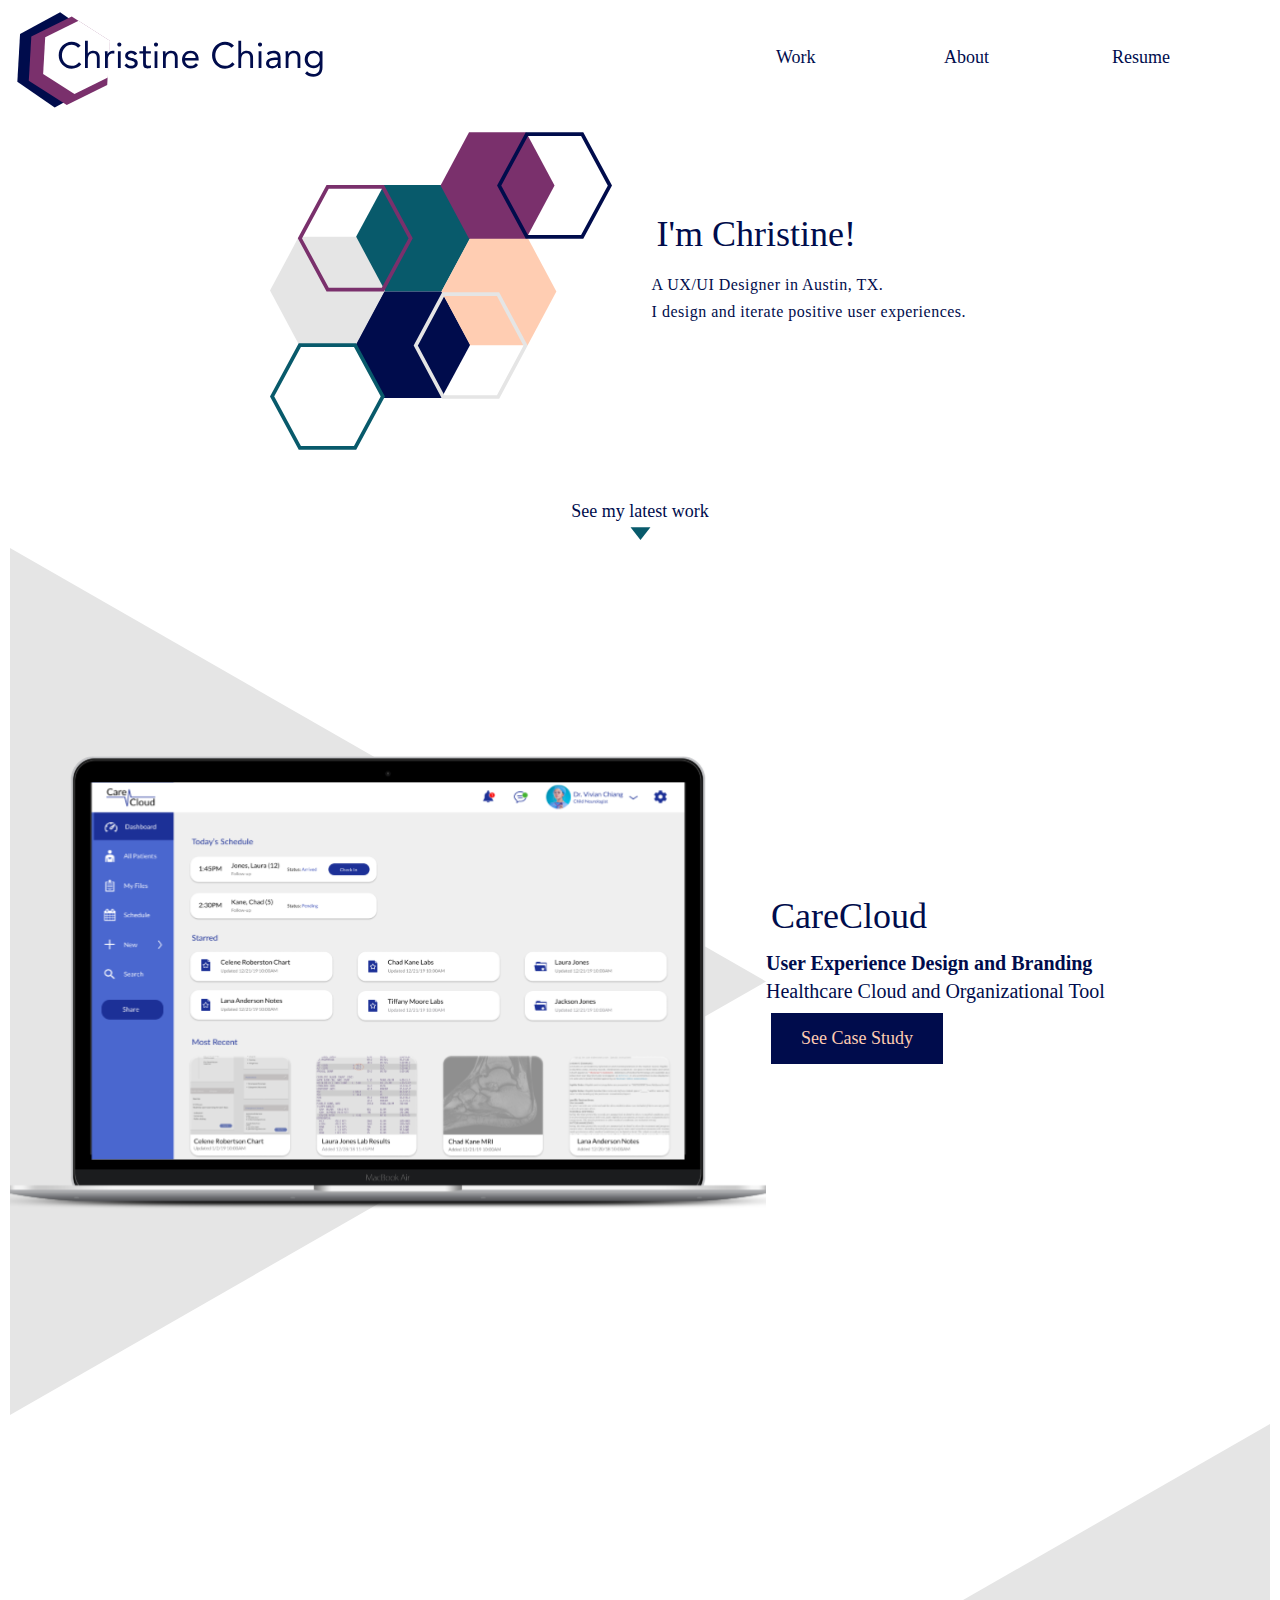
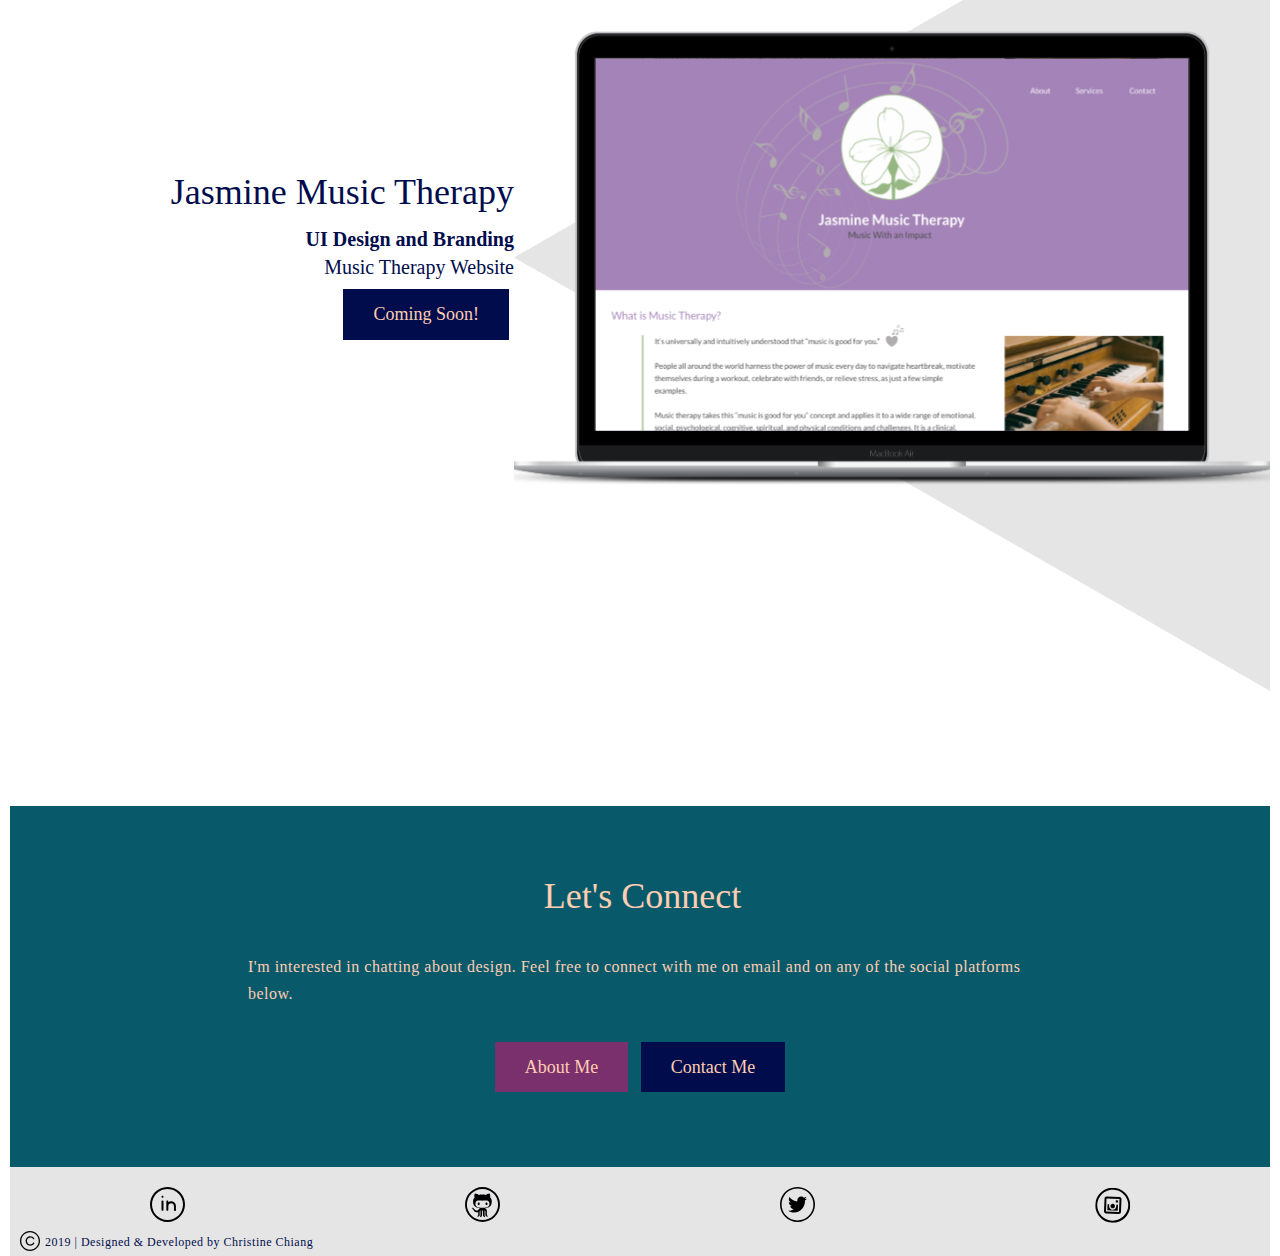
<file: index.html>
<!DOCTYPE html>
<html>

<head>
    <!-- Global site tag (gtag.js) - Google Analytics -->
    <script async src="https://www.googletagmanager.com/gtag/js?id=UA-137988315-1"></script>
    <script>
        window.dataLayer = window.dataLayer || [];
        function gtag() { dataLayer.push(arguments); }
        gtag('js', new Date());

        gtag('config', 'UA-137988315-1');
    </script>

    <title>Christine Chiang | UX/UI Designer</title>
    <meta charset="UTF-8">
    <meta name="viewport" content="width=device-width, initial-scale=1.0">
    <meta http-equiv="X-UA-Compatible" content="ie=edge">
    <!-- normalize -->
    <link rel="stylesheet" type="text/css" href="css/normalize.css">
    <!-- Custom Styles -->
    <link rel="stylesheet" href="css/style.css">
</head>

<body>
    <div class="container">
        <header>
            <!-- Navigation -->
            <nav>
                <div class="navbar-wrapper">
                    <div class="logo-navbar">

                        <a href="https://christinec.design/">
                            <img src="img/cc-logo.svg" alt="Christine logo">
                        </a>

                    </div>
                    <ul class="links-navbar">
                        <li>
                            <a href="https://christinec.design/">Work</a>
                        </li>
                        <li>
                            <a href="https://christinec.design/about.html">About</a>
                        </li>
                        <li>
                            <a
                                href="https://drive.google.com/file/d/1JeuGsa5nqbM97Tq3hzl494-RC_7l7gCu/view?usp=sharing">Resume</a>
                        </li>
                    </ul>
                </div>
            </nav>
        </header>

        <main>
            <!-- Top Section -->
            <section class="top-section">
                <div class="left-right">
                    <div class="left-wrapper">
                        <div class="header-image">
                            <img src="img/cc-headerdesign.svg" alt="hexagon design">
                        </div>
                    </div>
                    <div class="right-wrapper">
                        <h1>I'm Christine!</h1>
                        <div class="header-text">
                            <p>A UX/UI Designer in Austin, TX.</p>
                            <p>I design and iterate positive user experiences.</p>
                        </div>
                    </div>
                </div>
                <div class="see-work">
                    <a class="work-link" href="#project-section">See my latest work</a>
                    <img class="see-triangle" src="img/see-triangle.svg" alt="See work triangle">
                </div>
            </section>
            <!-- Project Section -->
            <section id="project-section">
                <div class="carecloud-project">
                    <div class="left-project1">
                        <img class="bkg-triangle1" src="img/bkg-triangle1.svg" alt="triangle background">
                        <img class="carecloud-desktop" src="img/careclouddesktop.svg" alt="carecloud desktop">
                    </div>
                    <div class="right-project1">
                        <div class="carecloud-text">
                            <h1>CareCloud</h1>
                            <h2>User Experience Design and Branding</h2>
                            <h3>Healthcare Cloud and Organizational Tool</h3>
                            <a class="primary-btn" href="carecloud.html">See Case Study</a>
                        </div>
                    </div>
                </div>

                <div class="jasmine-project">
                    <div class="left-project2">
                        <div class="jasmine-text">
                            <h1>Jasmine Music Therapy</h1>
                            <h2>UI Design and Branding</h2>
                            <h3>Music Therapy Website</h3>
                            <a class="primary-btn" href="">Coming Soon!</a>
                        </div>


                    </div>
                    <div class="right-project2">
                        <img class="bkg-triangle2" src="img/bkg-triangle2.svg" alt="triangle background">
                        <img class="jasmine-desktop" src="img/jasminedesktop.svg" alt="jasmine desktop">
                    </div>
                </div>
            </section>
            <!-- Contact Section -->
            <section id="contact-section">
                <div class="contact-text">
                    <h1>Let's Connect</h1>
                    <p>I'm interested in chatting about design. Feel free to connect with me on email and on any of the
                        social platforms below.</p>
                </div>
                <a class="secondary-btn" href="about.html">About Me</a>
                <a class="primary-btn" href="mailto:christinechiang.ux@gmail.com">Contact Me</a>
            </section>
            <!-- Footer Section -->
            <footer class="footer-section">
                <ul class="social-media">
                    <li>
                        <a href="https://linkedin.com/in/christine-chiang-4436397b">
                            <img src="img/linkedin.svg" alt="LinkedIn Icon">
                        </a>
                    </li>
                    <li>
                        <a href="https://github.com/christinec589">
                            <img src="img/github.svg" alt="Github Icon">
                        </a>
                    </li>
                    <li>
                        <a href="https://twitter.com/cchiang589">
                            <img src="img/twitter.svg" alt="Twitter Icon">
                        </a>
                    </li>
                    <li>
                        <a href="https://www.instagram.com/christine_dodo/">
                            <img src="img/instagram.svg" alt="Instagram Icon">
                        </a>
                    </li>
                </ul>
                <div class="copyright">
                    <div class="copyright-image">
                        <img src="img/copyright.svg" alt="copyright Icon">
                    </div>
                    <p>2019 | Designed & Developed by Christine Chiang</p>
                </div>
            </footer>
        </main>
    </div>
</body>

</html>
</file>
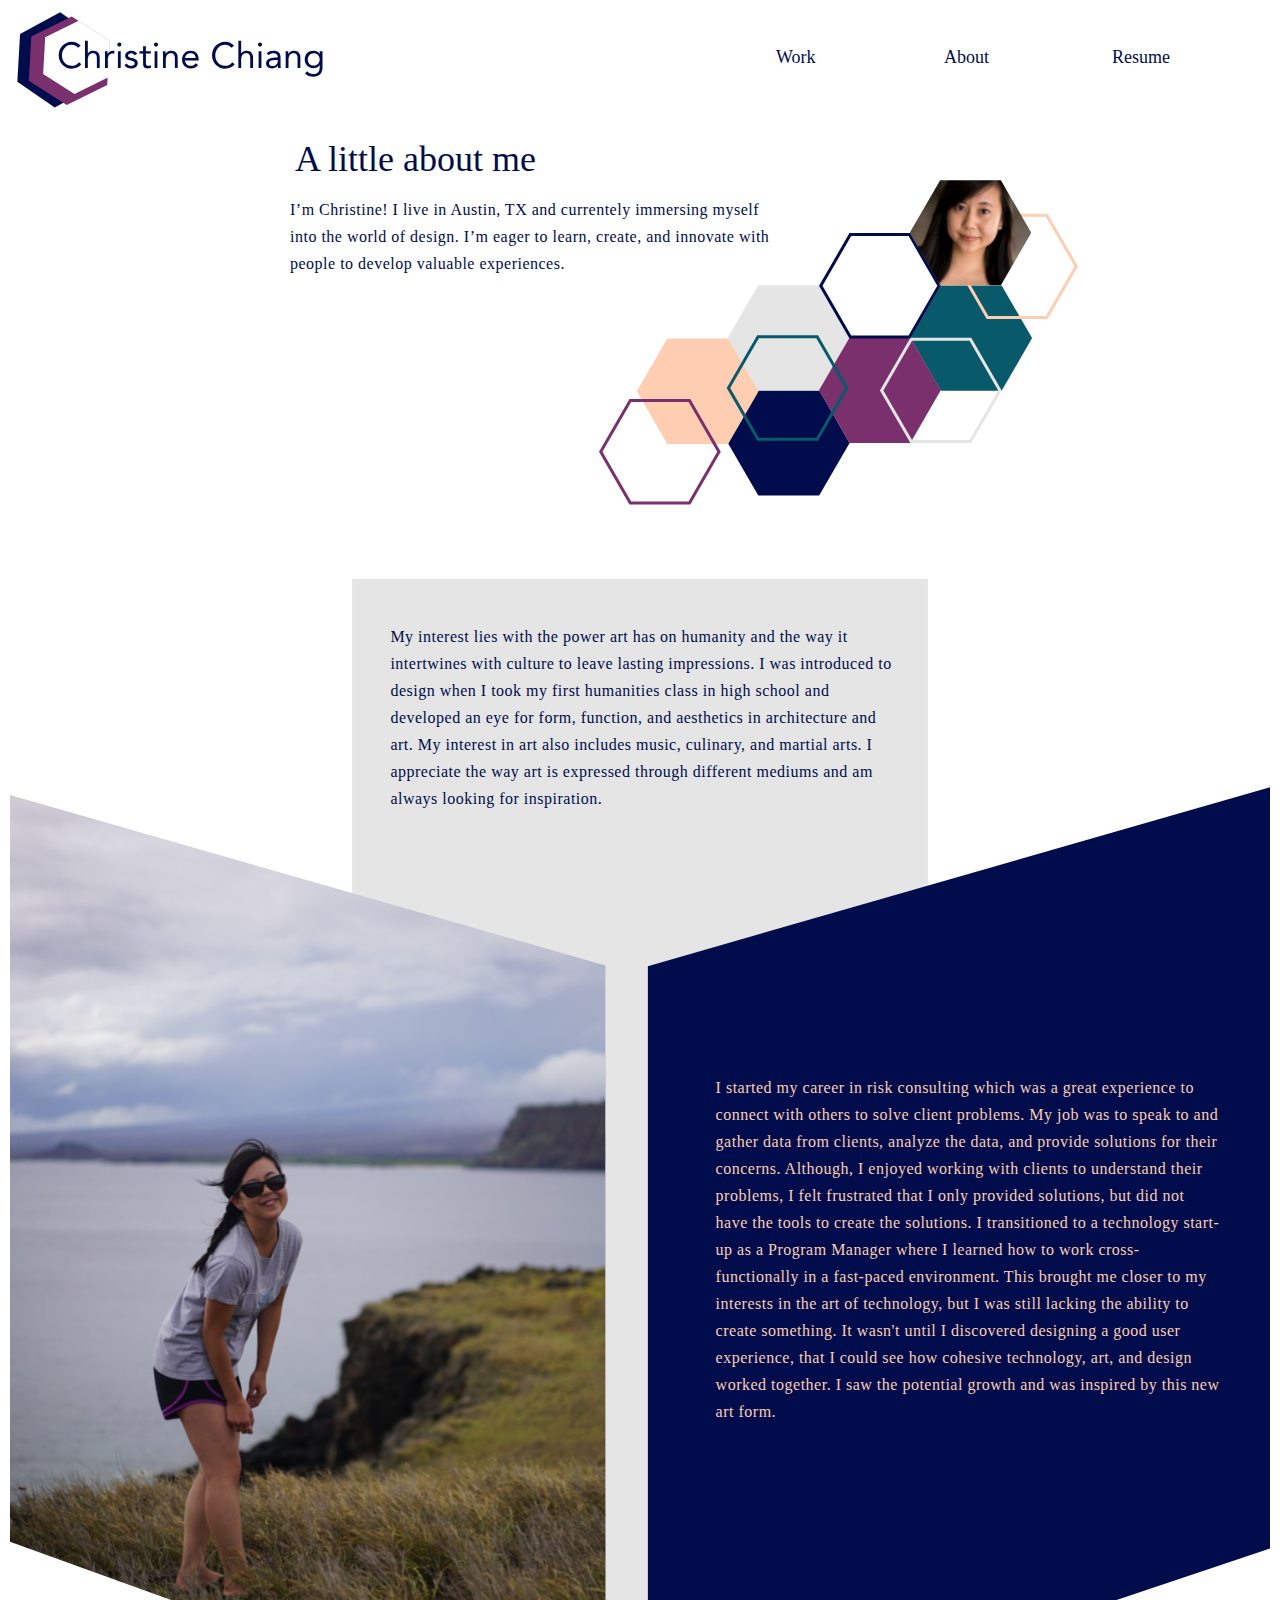
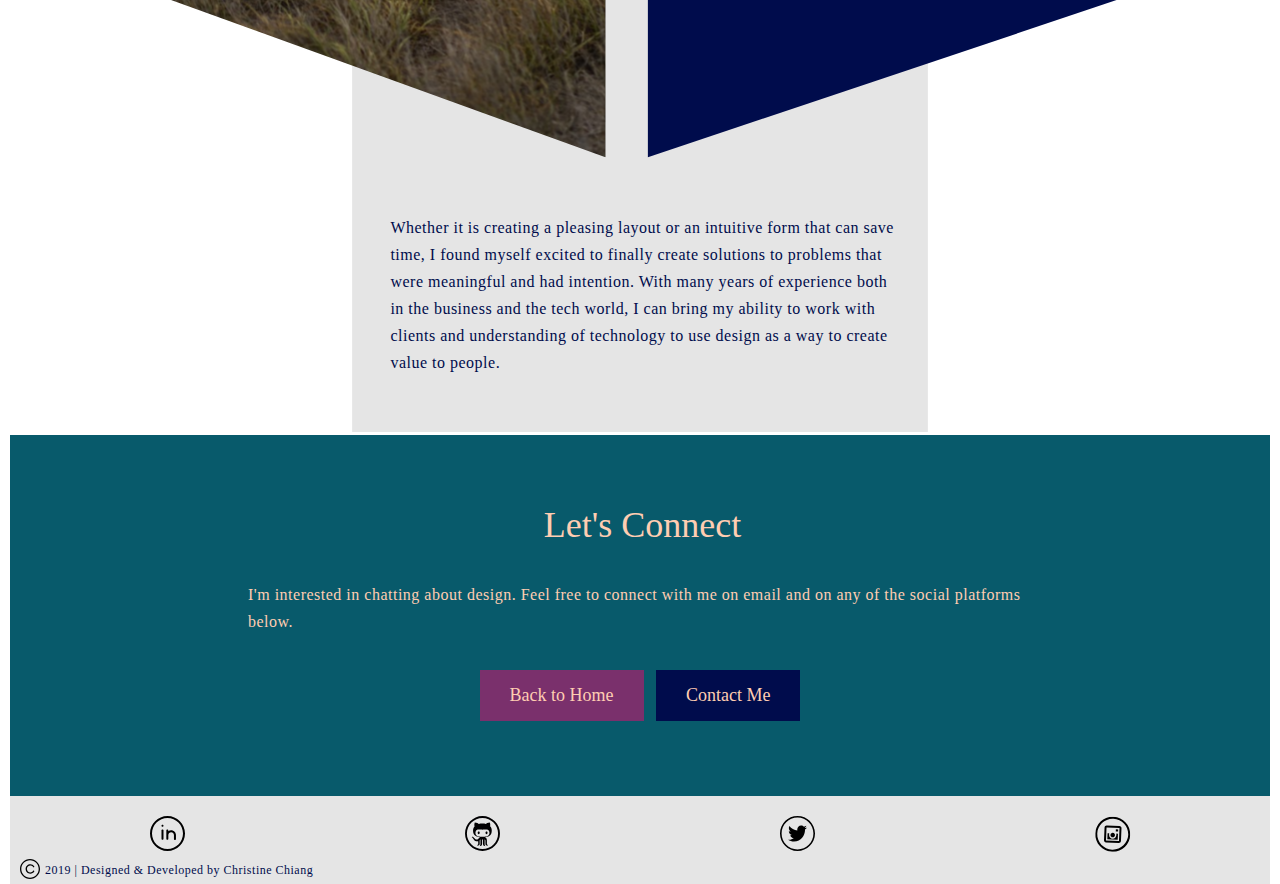
<file: about.html>
<!DOCTYPE html>
<html>

<head>
    <!-- Global site tag (gtag.js) - Google Analytics -->
    <script async src="https://www.googletagmanager.com/gtag/js?id=UA-137988315-1"></script>
    <script>
        window.dataLayer = window.dataLayer || [];
        function gtag() { dataLayer.push(arguments); }
        gtag('js', new Date());

        gtag('config', 'UA-137988315-1');
    </script>

    <title>Christine Chiang | UX/UI Designer</title>
    <meta charset="UTF-8">
    <meta name="viewport" content="width=device-width, initial-scale=1.0">
    <meta http-equiv="X-UA-Compatible" content="ie=edge">

    <!-- normalize -->
    <link rel="stylesheet" type="text/css" href="css/normalize.css">
    <!-- Custom Styles -->
    <link rel="stylesheet" href="css/style.css">
</head>

<body>
    <div class="container">
        <header>
            <!-- Navigation -->
            <nav>
                <div class="navbar-wrapper">
                    <div class="logo-navbar">

                        <a href="https://christinec.design/">
                            <img src="img/cc-logo.svg" alt="Christine logo">
                        </a>

                    </div>
                    <ul class="links-navbar">
                        <li>
                            <a href="https://christinec.design/">Work</a>
                        </li>
                        <li>
                            <a href="https://christinec.design/about.html">About</a>
                        </li>
                        <li>
                            <a
                                href="https://drive.google.com/file/d/1JeuGsa5nqbM97Tq3hzl494-RC_7l7gCu/view?usp=sharing">Resume</a>
                        </li>
                    </ul>
                </div>
            </nav>
        </header>

        <main>
            <!-- Top About Section -->
            <section class="top-about">
                <div class="left-about">
                    <h1>A little about me</h1>
                    <p>I’m Christine! I live in Austin, TX and currentely immersing myself into the world of design. I’m
                        eager to learn,
                        create, and innovate with people to develop valuable experiences.</p>
                </div>
                <div class="right-about">
                    <div class="header-image">
                        <img src="img/hexagondesign-about.svg" alt="hexagon design">
                    </div>
                </div>
            </section>



            <!-- Main About Section -->
            <section class="main-about">
                <div class="photo-bkg-desktop">
                    <img src="img/photo-bkg.svg" alt="Photo Background">
                </div>
                <div class="bkg-mobile">
                    <img src="img/about-mobile-bkg.svg" alt="Photo Mobile Background">
                </div>
                <div class="about-descript">
                    <div class="about-me1">
                        <p>My interest lies with the power art has on humanity and the way it
                            intertwines with culture
                            to leave lasting impressions. I was introduced to design when I took my first
                            humanities
                            class
                            in high school and developed an eye for form, function, and aesthetics in architecture
                            and art. My
                            interest
                            in
                            art also includes music, culinary, and martial arts. I
                            appreciate
                            the
                            way art is expressed
                            through different mediums and am always looking for inspiration.</p>
                    </div>
                    <div class="about-me2">
                        <p> I started my career in risk consulting which was a great
                            experience to connect with
                            others to solve client problems. My job was to speak to and gather data from clients,
                            analyze the data, and provide
                            solutions for their concerns. Although, I enjoyed working with clients to understand their
                            problems, I felt frustrated
                            that I only provided solutions, but did not have the tools to create the solutions. I
                            transitioned to a technology
                            start-up as a Program Manager where I learned how to work cross-functionally
                            in a
                            fast-paced environment.
                            This brought me closer to my interests in the art of technology, but I was still lacking the
                            ability to create something. It wasn't until I discovered designing a good user experience,
                            that I
                            could see how cohesive
                            technology, art, and design worked together. I saw the potential growth and was inspired by
                            this
                            new art form.
                        </p>
                    </div>
                    <div class="about-me3">
                        <p>Whether it is creating a pleasing layout or an intuitive form that can save time, I found
                            myself
                            excited to finally
                            create solutions to problems that were meaningful and had intention. With many years of
                            experience both in the business
                            and the tech world, I can bring my ability to work with clients and understanding of
                            technology
                            to use design as a way
                            to create value to people.</p>
                    </div>
                </div>
            </section>

            <!-- Contact Section -->
            <section id="contact-section">
                <div class="contact-text">
                    <h1>Let's Connect</h1>
                    <p>I'm interested in chatting about design. Feel free to connect with me on email and on any of the
                        social platforms below.</p>
                </div>
                <a class="secondary-btn" href="https://christinec.design/">Back to Home</a>
                <a class="primary-btn" href="mailto:christinechiang.ux@gmail.com">Contact Me</a>
            </section>
            <!-- Footer Section -->
            <footer class="footer-section">
                <ul class="social-media">
                    <li>
                        <a href="https://linkedin.com/in/christine-chiang-4436397b">
                            <img src="img/linkedin.svg" alt="LinkedIn Icon">
                        </a>
                    </li>
                    <li>
                        <a href="https://github.com/christinec589">
                            <img src="img/github.svg" alt="Github Icon">
                        </a>
                    </li>
                    <li>
                        <a href="https://twitter.com/cchiang589">
                            <img src="img/twitter.svg" alt="Twitter Icon">
                        </a>
                    </li>
                    <li>
                        <a href="https://www.instagram.com/christine_dodo/">
                            <img src="img/instagram.svg" alt="Instagram Icon">
                        </a>
                    </li>
                </ul>
                <div class="copyright">
                    <div class="copyright-image">
                        <img src="img/copyright.svg" alt="copyright Icon">
                    </div>
                    <p>2019 | Designed & Developed by Christine Chiang</p>
                </div>
            </footer>
        </main>
    </div>
</body>

</html>
</file>
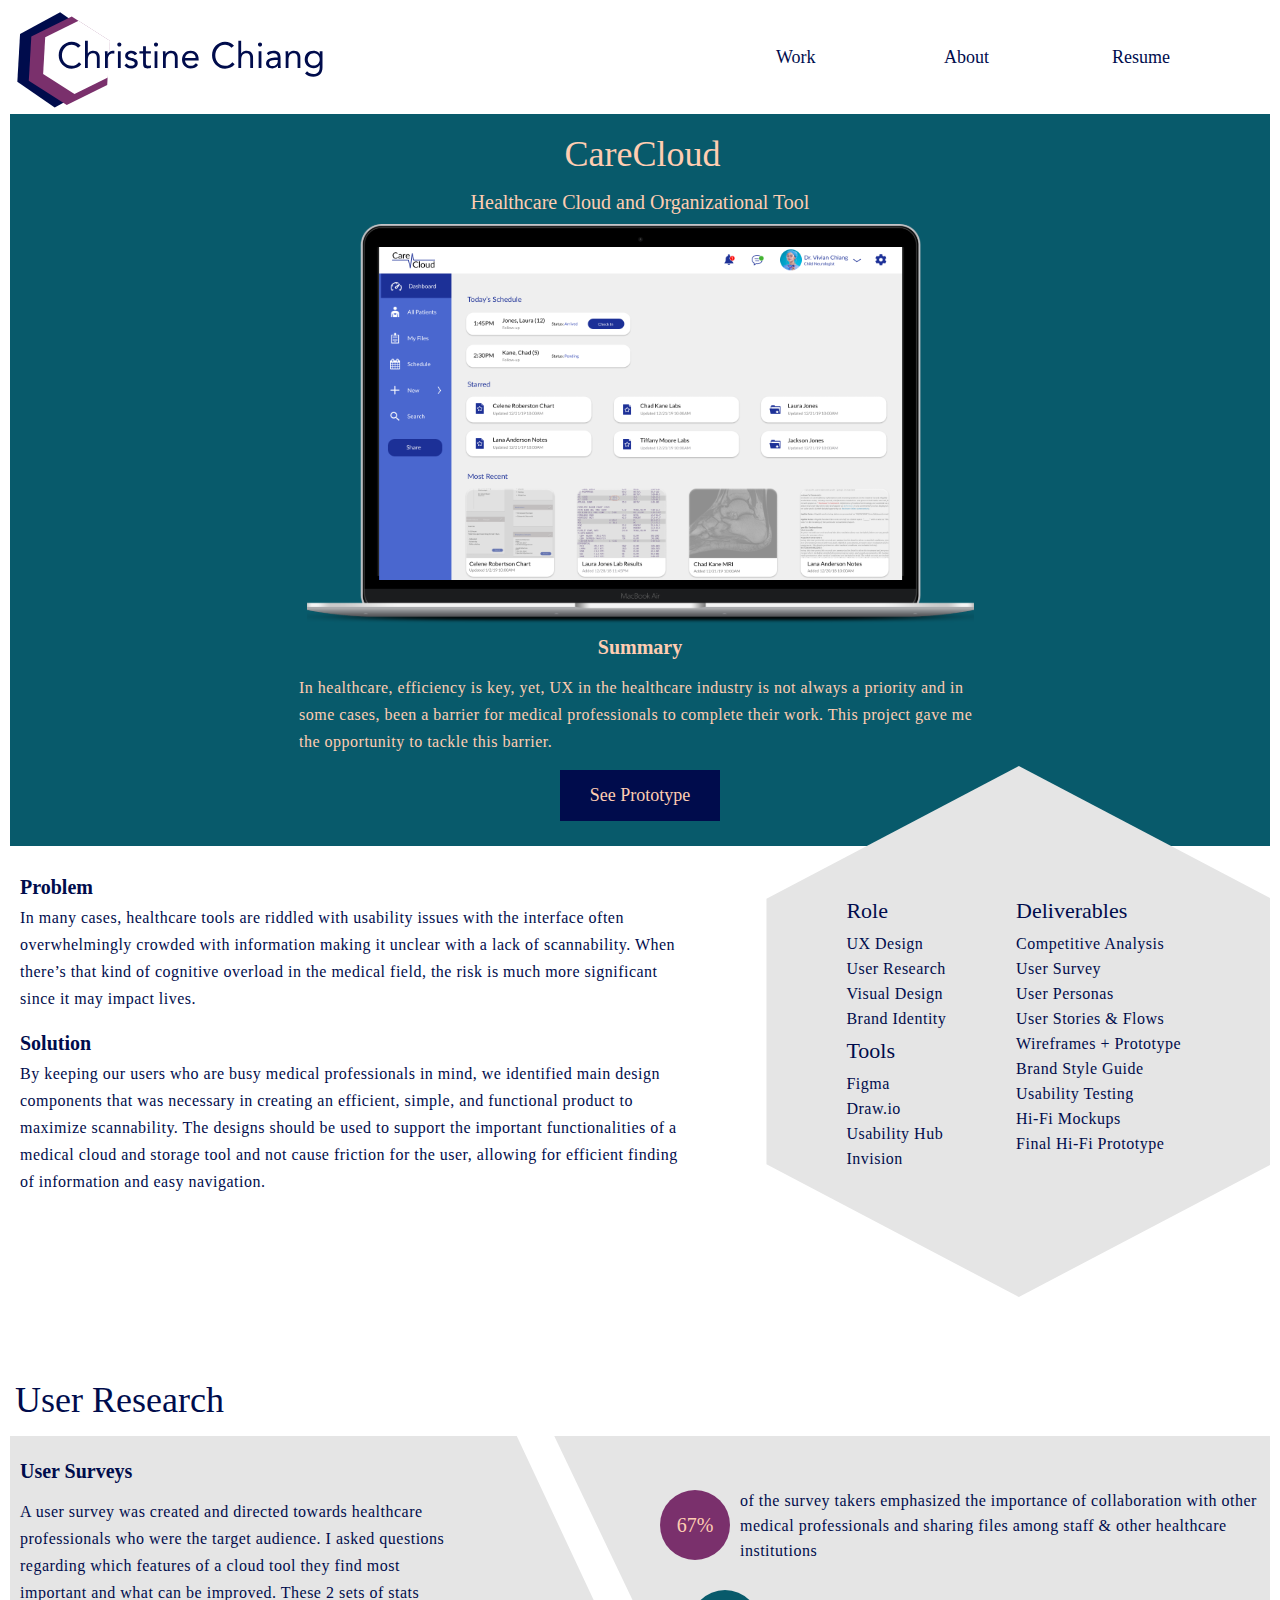
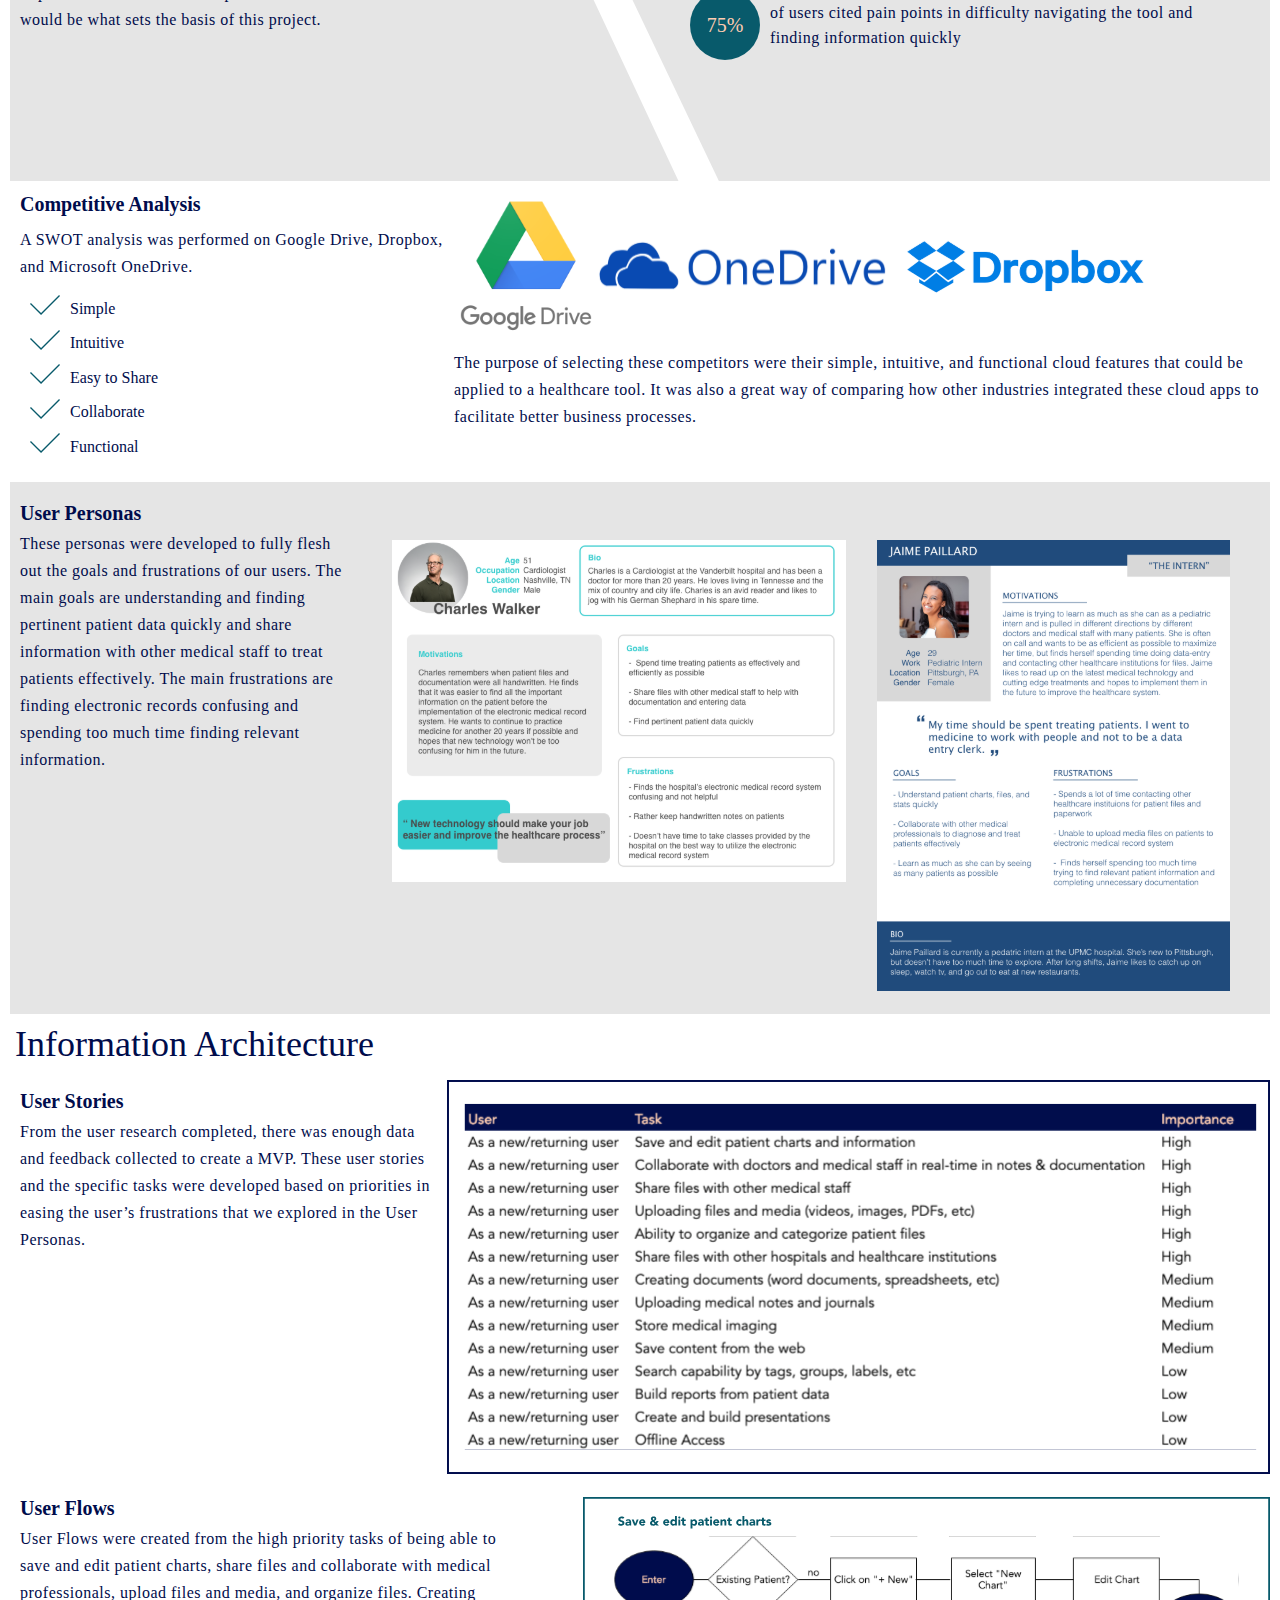
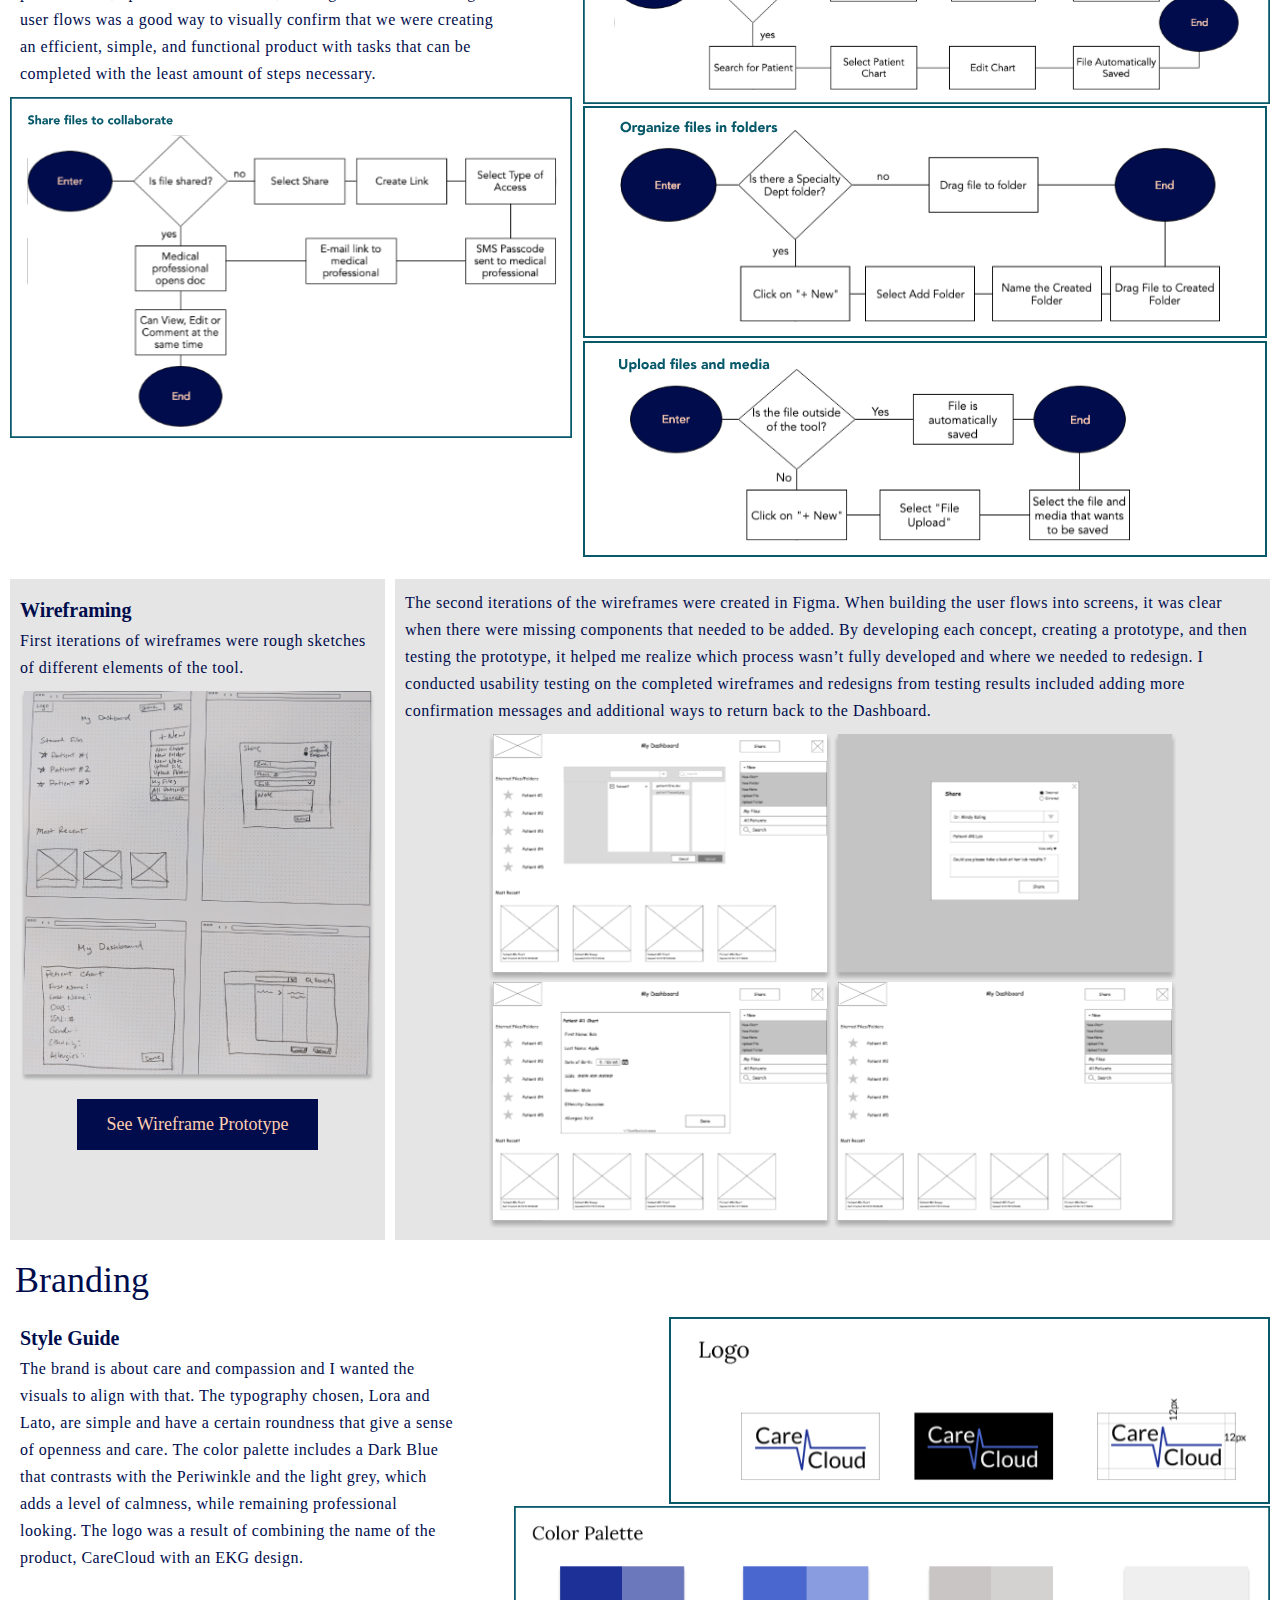
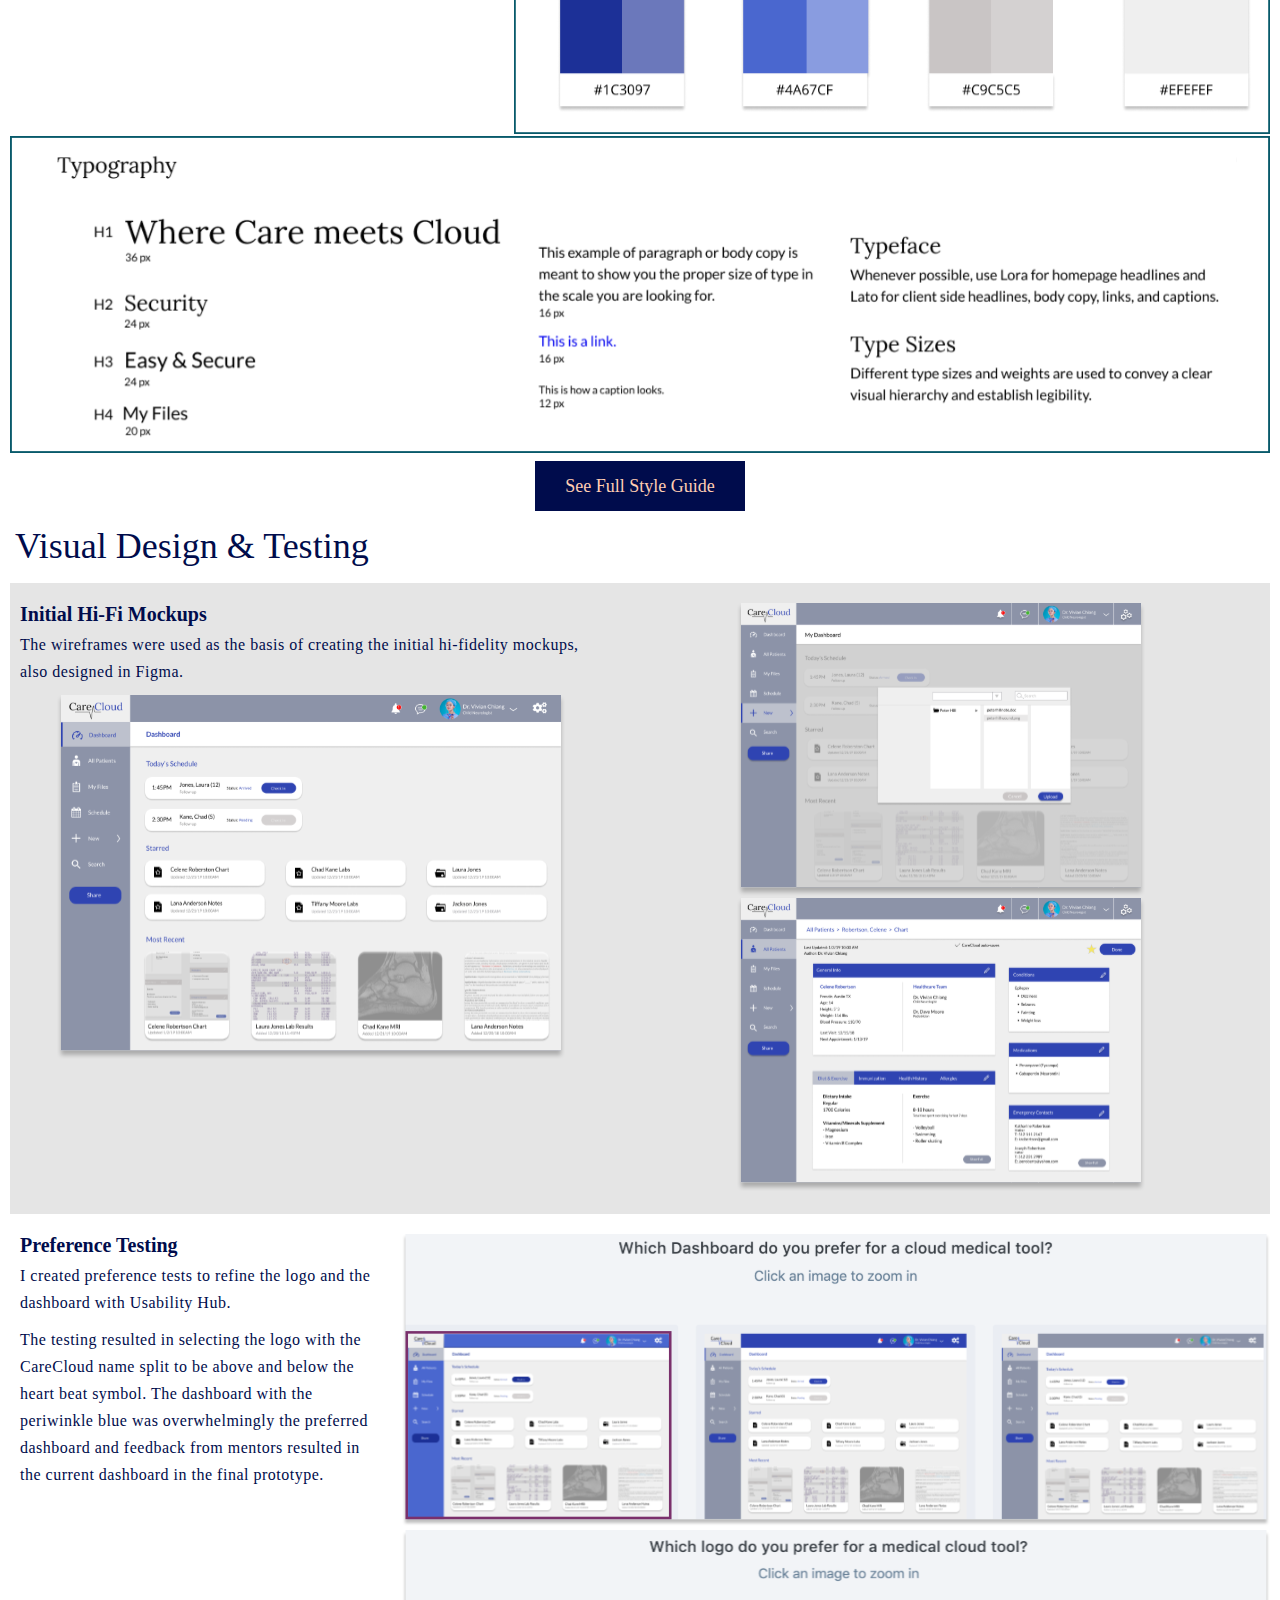
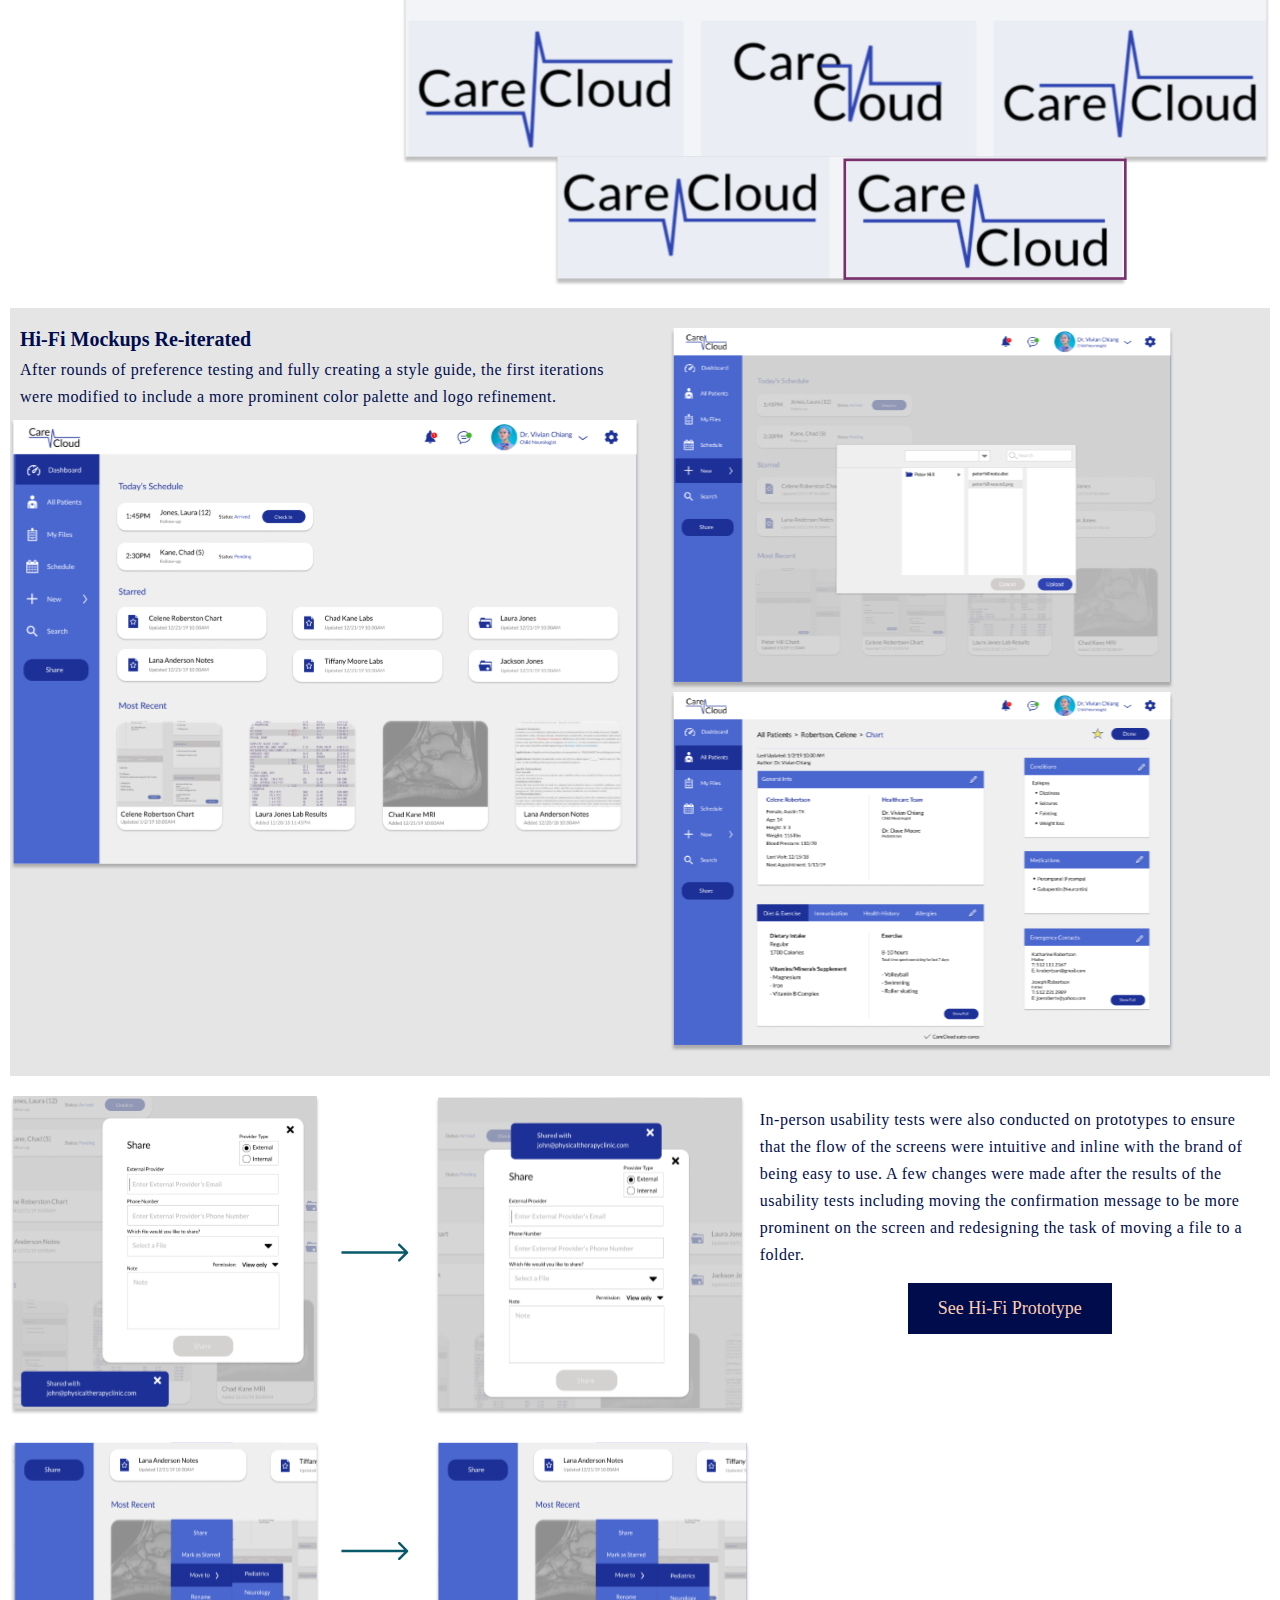
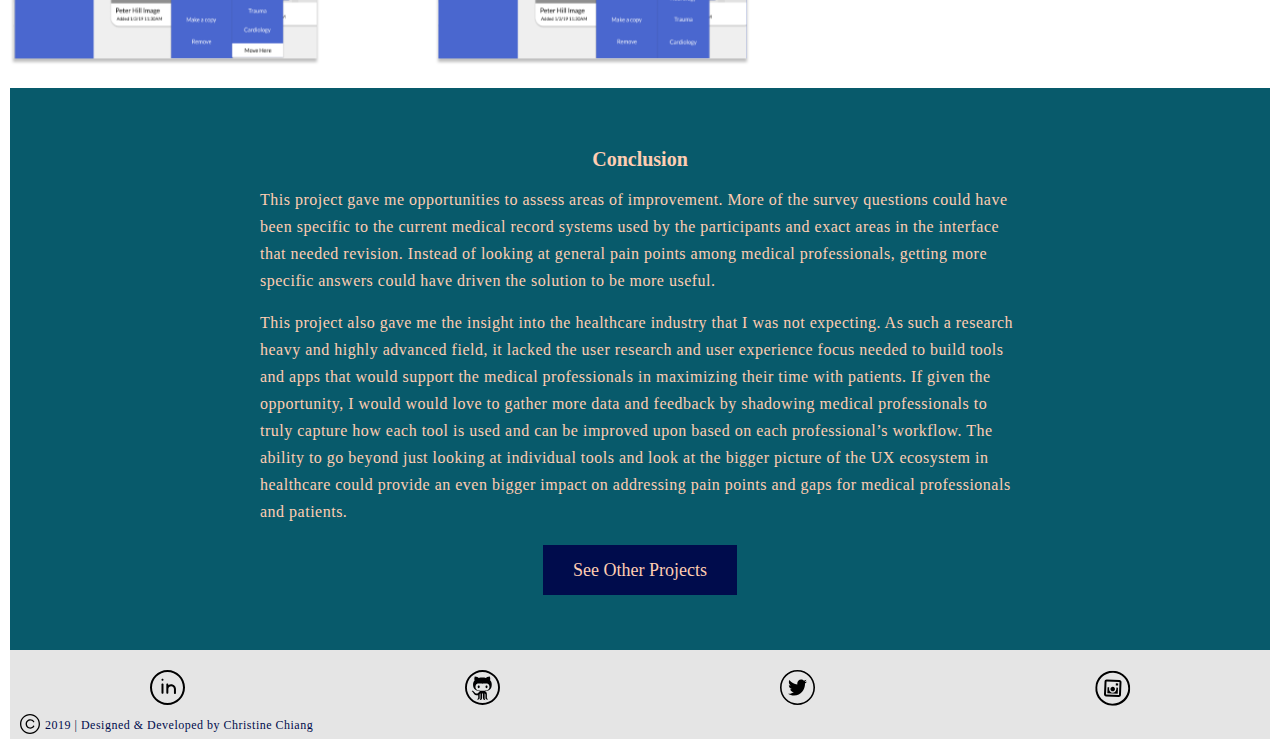
<file: carecloud.html>
<!DOCTYPE html>
<html>

<head>
    <!-- Global site tag (gtag.js) - Google Analytics -->
    <script async src="https://www.googletagmanager.com/gtag/js?id=UA-137988315-1"></script>
    <script>
        window.dataLayer = window.dataLayer || [];
        function gtag() { dataLayer.push(arguments); }
        gtag('js', new Date());

        gtag('config', 'UA-137988315-1');
    </script>

    <title>Christine Chiang | UX/UI Designer</title>
    <meta charset="UTF-8">
    <meta name="viewport" content="width=device-width, initial-scale=1.0">
    <meta http-equiv="X-UA-Compatible" content="ie=edge">

    <!-- normalize -->
    <link rel="stylesheet" type="text/css" href="css/normalize.css">
    <!-- Custom Styles -->
    <link rel="stylesheet" href="css/style.css">
</head>

<body>
    <div class="container">
        <header>
            <!-- Navigation -->
            <nav>
                <div class="navbar-wrapper">
                    <div class="logo-navbar">

                        <a href="https://christinec.design/">
                            <img src="img/cc-logo.svg" alt="Christine logo">
                        </a>

                    </div>
                    <ul class="links-navbar">
                        <li>
                            <a href="https://christinec.design/">Work</a>
                        </li>
                        <li>
                            <a href="https://christinec.design/about.html">About</a>
                        </li>
                        <li>
                            <a
                                href="https://drive.google.com/file/d/1JeuGsa5nqbM97Tq3hzl494-RC_7l7gCu/view?usp=sharing">Resume</a>
                        </li>
                    </ul>
                </div>
            </nav>
        </header>

        <main>
            <!-- Hero Section -->
            <section class="hero-section">
                <div class="title">
                    <h1>CareCloud</h1>
                    <h3>Healthcare Cloud and Organizational Tool</h3>
                </div>
                <div class="hero-image">
                    <img src="img/careclouddesktop.svg" alt="carecloud desktop">
                </div>
                <div class="summary">
                    <h2>Summary</h2>
                    <p>In healthcare, efficiency is key, yet, UX in the healthcare industry is not always a priority and
                        in
                        some cases, been a
                        barrier for medical professionals to complete their work. This project gave me the opportunity
                        to
                        tackle this barrier.</p>
                    <a class="primary-btn" href="https://invis.io/BRQ4AH92UZT">See Prototype</a>
                </div>
            </section>
            <section class="problem-hexagon">
                <!-- Problem/solution Section -->
                <section class="problem-section">
                    <div class="problem-solution">
                        <div class="problem">
                            <H2>Problem</H2>
                            <p>In many cases, healthcare tools are riddled with usability issues with the interface
                                often
                                overwhelmingly crowded with
                                information making it unclear with a lack of scannability. When there’s that kind of
                                cognitive
                                overload in the medical
                                field, the risk is much more significant since it may impact lives.</p>
                        </div>
                        <div class="solution">
                            <h2>Solution</h2>
                            <p>By keeping our users who are busy medical professionals in mind, we identified main
                                design
                                components
                                that was necessary
                                in creating an efficient, simple, and functional product to maximize scannability. The
                                designs
                                should be used to support
                                the important functionalities of a medical cloud and storage tool and not cause friction
                                for
                                the
                                user, allowing for
                                efficient finding of information and easy navigation.</p>
                        </div>
                    </div>
                </section>
                <!-- Hexagon Section -->

                <section class="hexagon-section">
                    <div class="large-hexagon">
                        <img src="img/hexagon.svg" alt="large hexagon">
                    </div>
                    <div class="role-tools">
                        <div class="role-tools-side">
                            <ul class="role-text">
                                <li>
                                    <h3>Role</h3>
                                </li>
                                <li>
                                    <p>UX Design</p>
                                </li>
                                <li>
                                    <p>User Research</p>
                                </li>
                                <li>
                                    <p>Visual Design</p>
                                </li>
                                <li>
                                    <p>Brand Identity</p>
                                </li>
                            </ul>
                            <ul class="tool-text">
                                <li>
                                    <h3>Tools</h3>
                                </li>
                                <li>
                                    <p>Figma</p>
                                </li>
                                <li>
                                    <p>Draw.io</p>
                                </li>
                                <li>
                                    <p>Usability Hub</p>
                                </li>
                                <li>
                                    <p>Invision</p>
                                </li>
                            </ul>
                        </div>
                        <div class="deliverable-side">
                            <ul class="deliverable-text">
                                <li>
                                    <h3>Deliverables</h3>
                                </li>
                                <li>
                                    <p>Competitive Analysis</p>
                                </li>
                                <li>
                                    <p>User Survey</p>
                                </li>
                                <li>
                                    <p>User Personas</p>
                                </li>
                                <li>
                                    <p>User Stories & Flows</p>
                                </li>
                                <li>
                                    <p>Wireframes + Prototype</p>
                                </li>
                                <li>
                                    <p>Brand Style Guide</p>
                                </li>
                                <li>
                                    <p>Usability Testing</p>
                                </li>
                                <li>
                                    <p>Hi-Fi Mockups</p>
                                </li>
                                <li>
                                    <p>Final Hi-Fi Prototype</p>
                                </li>
                            </ul>
                        </div>
                    </div>
                </section>
            </section>
            <!-- User Research Section -->
            <section class="user-research">
                <H1>User Research</H1>
                <div class="survey-bkg">
                    <img src="img/survey-bkg.svg" alt="survey background">
                </div>
                <div class="usersurvey">
                    <div class="usersurvey-text">
                        <h2>User Surveys</h2>
                        <p>A user survey was created and directed towards healthcare professionals who were the target
                            audience.
                            I asked questions
                            regarding which features of a cloud tool they find most important and what can be improved.
                            These 2
                            sets of stats would
                            be what sets the basis of this project.</p>
                    </div>
                    <div class="usersurvey-stats">
                        <div class="stat1">
                            <div class="circle1">
                                <span class="stat-circle1">
                                    <h3>67%</h3>
                                </span>
                            </div>
                            <p>of the survey takers emphasized the importance of collaboration with other medical
                                professionals
                                and
                                sharing files among
                                staff & other healthcare institutions</p>
                        </div>
                        <div class="stat2">
                            <div class="circle2">
                                <span class="stat-circle2">
                                    <h3>75%</h3>
                                </span>
                            </div>
                            <p>of users cited pain points in difficulty navigating the tool and finding information
                                quickly
                            </p>
                        </div>
                    </div>
                </div>
            </section>

            <section class="competitive-analysis">
                <div class="competitive-left">
                    <H2>Competitive Analysis</H2>
                    <p>A SWOT analysis was performed on Google Drive, Dropbox, and Microsoft OneDrive.</p>
                    <div class="checkmarklist">
                        <ul class="analysis-list">
                            <li>
                                <img src="img/checkmark.svg" alt="checkmark icon"><span class="list-text">Simple</span>
                            </li>
                            <li>
                                <img src="img/checkmark.svg" alt="checkmark icon"><span
                                    class="list-text">Intuitive</span>
                            </li>
                            <li>
                                <img src="img/checkmark.svg" alt="checkmark icon"><span class="list-text">Easy to
                                    Share</span>
                            </li>
                            <li>
                                <img src="img/checkmark.svg" alt="checkmark icon"><span
                                    class="list-text">Collaborate</span>
                            </li>
                            <li>
                                <img src="img/checkmark.svg" alt="checkmark icon"><span
                                    class="list-text">Functional</span>
                            </li>
                        </ul>
                    </div>
                </div>
                <div class="competitive-right">
                    <div class="competitor-images">
                        <img src="img/googledrive.svg" alt="Google Drive image">
                        <img src="img/onedrive.svg" alt="One Drive image">
                        <img src="img/dropbox.svg" alt="Dropbox image">
                    </div>
                    <p>The purpose of selecting these competitors were their simple, intuitive, and functional cloud
                        features that could be
                        applied to a healthcare tool. It was also a great way of comparing how other industries
                        integrated
                        these cloud apps to
                        facilitate better business processes.</p>
                </div>
            </section>

            <section class="user-personas">
                <H2>User Personas</H2>
                <div class="persona-text-images">
                    <div class="persona-text">
                        <p>These personas were developed to fully flesh out the goals and frustrations of our users. The
                            main
                            goals are
                            understanding and finding pertinent patient data quickly and share information with other
                            medical
                            staff to treat
                            patients effectively. The main frustrations are finding electronic records confusing and
                            spending
                            too much time finding
                            relevant information.</p>
                    </div>


                    <div class="persona-images">
                        <div class="persona2">
                            <img src="img/UserPersona2.svg" alt="User Persona #2">
                        </div>
                        <div class="persona-caption">
                            <p>Who are we designing for? How would the user use our product?</p>
                        </div>
                        <div class="persona1">
                            <img src="img/UserPersona1.svg" alt="User Persona #1">
                        </div>
                    </div>
                </div>
            </section>

            <!-- Info Architecture Section -->
            <H1>Information Architecture</H1>
            <section class="user-stories">
                <div class="stories-text">
                    <h2>User Stories</h2>
                    <p>From the user research completed, there was enough data and feedback collected to create a MVP.
                        These
                        user stories and
                        the specific tasks were developed based on priorities in easing the user’s frustrations that we
                        explored in the User
                        Personas.</p>
                </div>
                <div class="stories-image">
                    <img src="img/userstories.svg" alt="User Stories">
                </div>
            </section>

            <section class="user-flow">
                <div class="flow-left">
                    <div class="flow-text">
                        <h2>User Flows</h2>
                        <p>User Flows were created from the high priority tasks of being able to save and edit patient
                            charts, share files and
                            collaborate with medical professionals, upload files and media, and organize files. Creating
                            user flows was a good way
                            to visually confirm that we were creating an efficient, simple, and functional product with
                            tasks that can be completed
                            with the least amount of steps necessary.</p>
                    </div>
                    <img src="img/Flow-share.svg" alt="Share Files User Flow">
                </div>
                <div class="flow-right">
                    <img src="img/flow-save.svg" alt="Save Files User Flow">
                    <img src="img/flow-organize.svg" alt="Organize Files User Flow">
                    <img src="img/flow-upload.svg" alt="Upload Files User Flow">
                </div>
            </section>
            <section class="wireframe">
                <div class="wire-left">
                    <h2>Wireframing</h2>
                    <p>First iterations of wireframes were rough sketches of different elements of the tool.</p>
                    <img src="img/sketch.png" alt="Wireframe Sketches">
                    <a class="primary-btn" href="https://invis.io/QDPS8KMXB4K">See Wireframe Prototype</a>
                </div>
                <div class="wire-right">
                    <p>The second iterations of the wireframes were created in Figma. When building the user flows into
                        screens, it was clear
                        when there were missing components that needed to be added. By developing each concept, creating
                        a
                        prototype, and then
                        testing the prototype, it helped me realize which process wasn’t fully developed and where we
                        needed
                        to redesign. I
                        conducted usability testing on the completed wireframes and redesigns from testing results
                        included
                        adding more
                        confirmation messages and additional ways to return back to the Dashboard.</p>
                    <img src="img/Folder.svg" alt="Folder wireframe">
                    <img src="img/Share Internal - Filled (1).svg" alt="Share Wireframe">
                    <img src="img/Edit Patient Chart (1).svg" alt="Edit Chart Wireframe">
                    <img src="img/Dashboard (4).svg" alt="Dashboard Wireframe">
                </div>
            </section>
            <!-- Branding Section -->
            <H1>Branding</H1>
            <section class="style-guide">
                <div class="style-left-right">
                    <div class="style-left">
                        <h2>Style Guide</h2>
                        <p>The brand is about care and compassion and I wanted the visuals to align with that. The
                            typography
                            chosen, Lora and Lato, are simple and have a certain roundness that give a sense of openness
                            and
                            care. The color palette includes a Dark Blue that contrasts with the Periwinkle and the
                            light
                            grey,
                            which adds a level of calmness, while remaining professional looking. The logo was a result
                            of
                            combining the name of the product, CareCloud with an EKG design.</p>
                    </div>
                    <div class="style-right">
                        <img src="img/logo.svg" alt="Logo">
                        <img src="img/colorpalette.svg" alt="Color Palette">
                    </div>
                </div>
                <div class="style-bottom">
                    <img src="img/typography.svg" alt="Typography">
                    <a class="primary-btn"
                        href="https://www.figma.com/file/CoGRtEDEnI5Srb1hFqKslZBL/CareCloud-Style-Guide?node-id=0%3A1">See
                        Full Style Guide</a>
                </div>
            </section>
            <!-- Visual Design + Testing Section -->
            <H1>Visual Design & Testing</H1>
            <section class="hi-fi-mockups">
                <div class="mockup-bkg">
                    <img src="img/mockup-bkg.svg" alt="background">
                </div>
                <div class="mockups-left">
                    <h2>Initial Hi-Fi Mockups</h2>
                    <p>The wireframes were used as the basis of creating the initial hi-fidelity mockups, also designed
                        in
                        Figma.</p>
                    <img src="img/mockup-dashboard.svg" alt="Dashboard mockup">
                </div>
                <div class="mockups-right">
                    <img src="img/mockup-folder.svg" alt="Folder mockup">
                    <img src="img/mockup-chart.svg" alt="Chart mockup">
                </div>
            </section>
            <section class="testing">
                <div class="testing-left">
                    <h2>Preference Testing</h2>
                    <p>I created preference tests to refine the logo and the dashboard with Usability Hub.</p>
                    <p>The testing resulted in selecting the logo with the CareCloud name split to be above and below
                        the
                        heart beat symbol.
                        The dashboard with the periwinkle blue was overwhelmingly the preferred dashboard and feedback
                        from
                        mentors resulted in
                        the current dashboard in the final prototype.</p>
                </div>
                <div class="testing-right">
                    <img src="img/testing-dashboard.svg" alt="Dashboard Testing">
                    <img src="img/testing-logo.svg" alt="Logo Testing">
                </div>
            </section>
            <section class="hi-fi-mockups2">
                <div class="mockups-left2">
                    <h2>Hi-Fi Mockups Re-iterated</h2>
                    <p>After rounds of preference testing and fully creating a style guide, the first iterations were
                        modified to include a
                        more prominent color palette and logo refinement.</p>
                    <img src="img/hi-fi-dashboard.svg" alt="Dashboard Hi-Fi Mockup">
                </div>
                <div class="mockups-right2">
                    <img src="img/hi-fi-folder.svg" alt="Folder Hi-Fi mockup">
                    <img src="img/hi-fi-chart.svg" alt="Chart Hi-Fi mockup">
                </div>
            </section>
            <section class="usability-testing">
                <div class="usability-left">
                    <img src="img/usability.svg" alt="Mockups re-iterated">
                </div>
                <div class="usability-right">
                    <p>In-person usability tests were also conducted on prototypes to ensure that the flow of the
                        screens
                        were intuitive and
                        inline with the brand of being easy to use. A few changes were made after the results of the
                        usability tests including
                        moving the confirmation message to be more prominent on the screen and redesigning the task of
                        moving a file to a
                        folder.
                    </p>
                    <a class="primary-btn" href="https://invis.io/BRQ4AH92UZT">See Hi-Fi Prototype</a>
                </div>
            </section>
            <!-- Conclusion Section -->
            <section class="conclusion">
                <h2>Conclusion</h2>
                <p>This project gave me opportunities to assess areas of improvement. More of the survey questions could
                    have been specific
                    to the current medical record systems used by the participants and exact areas in the interface that
                    needed revision.
                    Instead of looking at general pain points among medical professionals, getting more specific answers
                    could have driven
                    the solution to be more useful.</p>
                <p>
                    This project also gave me the insight into the healthcare industry that I was not expecting. As such
                    a
                    research heavy
                    and highly advanced field, it lacked the user research and user experience focus needed to build
                    tools
                    and apps that
                    would support the medical professionals in maximizing their time with patients. If given the
                    opportunity, I would would
                    love to gather more data and feedback by shadowing medical professionals to truly capture how each
                    tool
                    is used and can
                    be improved upon based on each professional’s workflow. The ability to go beyond just looking at
                    individual tools and
                    look at the bigger picture of the UX ecosystem in healthcare could provide an even bigger impact on
                    addressing pain
                    points and gaps for medical professionals and patients.
                </p>
                <a class="primary-btn" href="https://christinec.design/">See Other Projects</a>

            </section>
            <!-- Footer Section -->
            <footer class="footer-section">
                <ul class="social-media">
                    <li>
                        <a href="https://linkedin.com/in/christine-chiang-4436397b">
                            <img src="img/linkedin.svg" alt="LinkedIn Icon">
                        </a>
                    </li>
                    <li>
                        <a href="https://github.com/christinec589">
                            <img src="img/github.svg" alt="Github Icon">
                        </a>
                    </li>
                    <li>
                        <a href="https://twitter.com/cchiang589">
                            <img src="img/twitter.svg" alt="Twitter Icon">
                        </a>
                    </li>
                    <li>
                        <a href="https://www.instagram.com/christine_dodo/">
                            <img src="img/instagram.svg" alt="Instagram Icon">
                        </a>
                    </li>
                </ul>
                <div class="copyright">
                    <div class="copyright-image">
                        <img src="img/copyright.svg" alt="copyright Icon">
                    </div>
                    <p>2019 | Designed & Developed by Christine Chiang</p>
                </div>
            </footer>
        </main>
    </div>
</body>

</html>
</file>
<file: css/style.css>
/* Global styles */

* {
    box-sizing: border-box;
}

img {
    max-width: 100%;
}


html {
    background-color: #ffffff;
    font-family: Avenir;
    font-size: 10px;
}

.container {
    margin: 0 auto;
    padding: 0rem;
    max-width: 1500px;
    overflow: hidden;
    width: 100%
}

@media screen and (min-width: 1024px) {
    .container {
        margin: 0 auto;
        padding: 0 1rem;
        max-width: 1500px;
        overflow: hidden;
        width: 100%
    }

}

ul {
    margin: 0;
    padding: 0;
}

a {
    text-decoration: none;
    font-size: 1.5rem;
    color: #000C4C;
}

h1 {
    font-family: Avenir;
    font-size: 3.6rem;
    font-weight: 50;
    color: #000C4C;
    margin: 0 0 1.5rem .5rem;
}

h2 {
    font-family: Avenir;
    font-size: 2rem;
    color: #000C4C;
    margin: 0 0 .5rem;
}

h3 {
    font-family: Avenir;
    font-size: 2rem;
    font-weight: 300;
    color: #000C4C;
    margin: 0 0 .5rem;
}

p {
    font-family: Avenir;
    font-size: 1.6rem;
    font-weight: 300;
    line-height: 27px;
    letter-spacing: .5px;
    color: #000C4C;
    margin: 0;
}

.primary-btn {
    background-color: #000C4C;
    border: none;
    color: #FFCDB2;
    padding: 15px 30px;
    text-align: center;
    text-decoration: none;
    display: inline-block;
    font-size: 18px;
    margin: .5rem;
}

.secondary-btn {
    background-color: #7A306C;
    border: none;
    color: #FFCDB2;
    padding: 15px 30px;
    text-align: center;
    text-decoration: none;
    display: inline-block;
    font-size: 18px;
    margin: .5rem;
}

/* header styles */

.logo-navbar {
    padding-top: 10px;
    text-align: center;
}

@media screen and (min-width: 1024px) {
    .logo-navbar {
        text-align: left;
    }
}



nav {
    display: block;
    position: relative;
    z-index: 2000;
}


@media screen and (min-width: 1024px) {
    .navbar-wrapper {
        display: flex;
    }
}




.links-navbar {
    display: flex;
    list-style: none;
}

@media screen and (min-width: 1024px) {
    .links-navbar {
        width: 40%;
        align-items: center;
        margin-left: auto;
    }
}

.links-navbar li {
    width: 33.3334%;
    text-align: center;
}

@media screen and (min-width: 1024px) {
    .links-navbar li {
        text-align: left;
    }
}

.links-navbar li a {
    padding: 10px;
    display: block;
    font-size: 18px;
}

.header-image {
    padding: 10px;
}


.right-wrapper {
    padding: 10px;
}

@media screen and (min-width: 768px) {
    .right-wrapper {
        padding: 30px;
    }
}

@media screen and (min-width: 1024px) {
    .right-wrapper {
        width: 55%;
        margin-left: auto;
        padding-top: 10rem;
    }
}


@media screen and (min-width: 1024px) {
    .left-wrapper {
        margin-left: 6rem;
    }
}

@media screen and (min-width: 1280px) {
    .left-wrapper {
        margin-left: 25rem;
    }
}


.contact-text h1,
.contact-text h3 {
    color: #FFCDB2;
}



.left-right {
    display: block;
}

@media screen and (min-width: 768px) {
    .left-right {
        display: flex;
    }
}

.see-work {
    text-align: center;
    margin-top: 30px;
}

@media screen and (min-width: 768px) {
    .see-work a {
        font-size: 18px;
    }
}

.see-triangle {
    padding: 5px;
    display: block;
    margin: 0 auto;
}


.carecloud-project {
    display: block;
    position: relative;
    padding-bottom: 70px;
}

@media screen and (min-width: 1024px) {
    .carecloud-project {
        display: flex;
        padding-bottom: 0px;
    }
}

.right-project1 {
    position: absolute;
    bottom: 0rem;
    width: 100%;
}

@media screen and (min-width: 768px) {
    .right-project1 {
        bottom: 20rem;
    }
}

@media screen and (min-width: 1024px) {
    .right-project1 {
        position: relative;
        bottom: 0rem;
        width: 40%;
        align-self: center;

    }
}

@media screen and (min-width: 1024px) {
    .left-project1 {
        position: relative;
        width: 60%;
    }
}


@media screen and (min-width: 1024px) {
    .bkg-triangle1 {
        position: relative;
    }
}


.carecloud-desktop {
    position: absolute;
    top: 10%;
    width: 100%;
}

@media screen and (min-width: 1024px) {
    .carecloud-desktop {
        top: 50%;
        left: 50%;
        transform: translate(-50%, -50%);
    }
}

.carecloud-text {
    position: relative;
    text-align: center;
}

@media screen and (min-width: 1024px) {
    .carecloud-text {
        text-align: left;
    }
}

.jasmine-project {
    display: block;
    position: relative;
    padding-bottom: 110px;
}

@media screen and (min-width: 1024px) {
    .jasmine-project {
        display: flex;
    }
}

.right-project2 {
    position: relative;
}

@media screen and (min-width: 1024px) {
    .right-project2 {
        position: relative;
        width: 60%;
        text-align: right;
    }
}

.jasmine-desktop {
    position: absolute;
    width: 100%;
    top: 75px;
}

@media screen and (min-width: 1024px) {
    .jasmine-desktop {
        top: 50%;
        left: 50%;
        transform: translate(-50%, -50%);
    }
}

.bkg-triangle2 {
    position: relative;
}

.left-project2 {
    position: absolute;
    bottom: 2rem;
    width: 100%;
}

@media screen and (min-width: 768px) {
    .left-project2 {
        bottom: 26rem;
    }
}

@media screen and (min-width: 1024px) {
    .left-project2 {
        position: relative;
        bottom: 0rem;
        width: 40%;
        align-self: center;

    }
}

.jasmine-text {
    position: relative;
    text-align: center;
    z-index: 1;
}

@media screen and (min-width: 1024px) {
    .jasmine-text {
        text-align: right;

    }
}


#contact-section {
    position: relative;
    background-color: #085A6B;
    text-align: center;
    padding: 3rem;
}

@media screen and (min-width: 768px) {
    #contact-section {
        padding: 4.5rem;
    }
}

@media screen and (min-width: 1024px) {
    #contact-section {
        padding: 7rem;
    }
}

#contact-section p {
    text-align: left;
    line-height: 27px;
    padding: 2rem 0 3rem 0;
    width: 100%;
    color: #FFCDB2;
}

@media screen and (min-width: 768px) {
    #contact-section p {
        width: 80%;
        margin: 0 auto;
    }
}

@media screen and (min-width: 1024px) {
    #contact-section p {
        width: 70%;
        margin: 0 auto;
    }
}

@media screen and (min-width: 1440px) {
    #contact-section p {
        width: 50%;
        margin: 0 auto;
    }
}

.footer-section {
    display: block;
    width: 100%;
    position: relative;
    background-color: #E5E5E5;
}

.copyright {
    display: flex;
    justify-content: center;
    align-self: center;
}

@media screen and (min-width: 1024px) {
    .copyright {
        justify-content: left;
        padding-left: 10px;
    }
}

.copyright-image {
    align-self: center;
}

.copyright p {
    position: relative;
    font-size: 12px;
    align-self: center;
    margin-left: 5px;
}

.footer-section ul {
    display: flex;
    list-style-type: none;
    color: #000C4C;

}

.footer-section li {
    width: 25%;
    text-align: center;
    padding-top: 10px;
}

@media screen and (min-width: 1024px) {
    .footer-section li {
        padding-top: 20px;
    }
}

.hero-section {
    display: block;
    padding: 1rem;
    text-align: center;
    background-color: #085A6B;
}

.hero-section .title {
    margin: 1rem 0;
}

.summary {
    margin: 1rem 0;
}


.summary p {
    text-align: left;
    margin: 0 auto;
    padding: 1rem 0;
}

@media screen and (min-width: 768px) {
    .summary p {
        width: 75%;
    }
}

@media screen and (min-width: 1280px) {
    .summary p {
        width: 55%;
    }
}

.hero-section h1,
.hero-section h3,
.hero-section h2,
.hero-section p {
    color: #FFCDB2;
}

@media screen and (min-width: 768px) {
    .problem-hexagon {
        display: flex;
    }
}

.problem-section {
    padding: 1rem;
}

@media screen and (min-width: 768px) {
    .problem-section {
        width: 50%;
    }
}



@media screen and (min-width: 1024px) {
    .problem-section {
        width: 70%;
    }
}


@media screen and (min-width: 1280px) {
    .problem-section {
        width: 60%;
        padding-top: 3rem;
        padding-bottom: 0rem;
    }
}

.solution {
    padding: 1rem 0;
}


@media screen and (min-width: 1280px) {
    .solution {
        padding-top: 2rem;
    }
}

@media screen and (min-width: 1280px) {
    .problem-solution p {
        width: 90%;
    }
}



.hexagon-section {
    position: relative;
}

@media screen and (min-width: 768px) {
    .hexagon-section {
        width: 50%;
        top: -4rem;
    }
}


@media screen and (min-width: 1024px) {
    .hexagon-section {
        width: 40%;
        top: -5rem;
    }
}

@media screen and (min-width: 1280px) {
    .hexagon-section {
        width: 40%;
        top: -8rem;
    }
}

.large-hexagon {
    position: relative;
}


.role-tools {
    display: flex;
    position: absolute;
    top: 50%;
    left: 50%;
    transform: translate(-50%, -50%);
    width: 80%;
}


@media screen and (min-width: 768px) {
    .role-tools {
        top: 38%;
    }
}

@media screen and (min-width: 1024px) {
    .role-tools {
        top: 50%;
    }
}



.role-tools ul {
    position: relative;
    list-style-type: none;
    z-index: 1;
}

.role-tools ul.tool-text {
    margin-top: 5px;
}

.role-tools p {
    font-size: 14px;
    line-height: 20px;
}

@media screen and (min-width: 1280px) {
    .role-tools p {
        font-size: 16px;
        line-height: 25px;
    }
}

@media screen and (min-width: 1280px) {
    .role-tools h3 {
        font-size: 22px;
        line-height: 30px;
    }
}




.role-tools-side {
    width: 50%;
    margin-left: 1rem;
}

.deliverable-side {
    width: 60%;
}

@media screen and (min-width: 1280px) {
    .role-tools-side {
        margin-left: 3rem;
    }
}


@media screen and (min-width: 1024px) {
    .user-research {
        display: inline-block;
        position: relative;
    }
}


.survey-bkg {
    display: none;
}

@media screen and (min-width: 1024px) {
    .survey-bkg {
        display: block;
    }
}


@media screen and (min-width: 1024px) {
    .usersurvey {
        display: flex;
        position: absolute;
        top: 15%;
    }
}


.usersurvey-text {
    position: relative;
    padding: 1rem;
    background-color: #E5E5E5;
}

@media screen and (min-width: 1024px) {
    .usersurvey-text {
        padding-top: 2rem;
        width: 50%;
        position: relative;
        top: 0%;
        background-color: transparent;
    }
}

@media screen and (min-width: 1024px) {
    .usersurvey-text p {
        width: 80%;
        position: relative;
        top: 0%;
        background-color: transparent;
        padding-top: 1rem;
    }
}

@media screen and (min-width: 1280px) {
    .usersurvey-text p {
        width: 70%;
    }
}

.usersurvey-stats {
    position: relative;
    display: inline-block;
    margin-top: 20px;
    padding: 1rem;
    background-color: #E5E5E5;
}

@media screen and (min-width: 1024px) {
    .usersurvey-stats {
        width: 50%;
        position: relative;
        background-color: transparent;
    }
}

@media screen and (min-width: 1280px) {
    .usersurvey-stats {
        margin-top: 30px;
    }
}



.stat1 {
    width: 100%;
    display: flex;
}

.stat1 p {
    font-size: 14px;
    line-height: 20px;
    align-self: center;
}

@media screen and (min-width: 1280px) {
    .stat1 p {
        font-size: 16px;
        line-height: 25px;
    }
}


.stat-circle1 {
    height: 70px;
    width: 70px;
    background-color: #7A306C;
    border-radius: 50%;
    display: inline-block;
    margin: 10px;
}

.stat-circle1 h3 {
    line-height: 70px;
    text-align: center;
    margin: 0 auto;
    color: #FFCDB2;
}

.stat2 {
    display: flex;
    width: 100%;
    padding-top: 10px;
}

@media screen and (min-width: 1024px) {
    .stat2 {
        width: 90%;
        margin-left: 30px;
    }
}



.stat2 p {
    font-size: 14px;
    line-height: 20px;
    align-self: center;

}

@media screen and (min-width: 1280px) {
    .stat2 p {
        font-size: 16px;
        line-height: 25px;
    }
}


.stat-circle2 {
    height: 70px;
    width: 70px;
    background-color: #085A6B;
    border-radius: 50%;
    display: inline-block;
    margin: 10px;
}

.stat-circle2 h3 {
    line-height: 70px;
    text-align: center;
    margin: 0 auto;
    color: #FFCDB2;
}

.competitive-analysis {
    display: block;
    padding: 1rem;
}

@media screen and (min-width: 768px) {
    .competitive-analysis {
        display: flex;
    }
}


@media screen and (min-width: 1024px) {
    .competitive-analysis {
        display: flex;
        position: relative;
    }
}


@media screen and (min-width: 768px) {
    .competitive-left {
        width: 35%;
    }
}

.competitive-left p {
    margin-top: 10px;
}


.checkmarklist {
    margin: 1rem;
}

.checkmarklist ul {
    list-style-type: none;
    font-family: Avenir;
    font-size: 1.6rem;
    font-weight: 300;
    color: #000C4C;
}

.list-text {
    vertical-align: super;
    margin: 10px;
}

@media screen and (min-width: 768px) {
    .competitive-right {
        width: 65%;
    }
}


.competitor-images {
    text-align: right;
    margin-top: -10rem;

}


@media screen and (min-width: 768px) {
    .competitor-images {
        display: flex;
        width: 36%;
        margin-top: 0rem;
    }
}

.competitive-right p {
    margin-top: 10px;
}

.user-personas {
    background-color: #E5E5E5;
    padding: 1rem;
    margin-bottom: 1rem;
}



@media screen and (min-width: 1024px) {
    .persona-text-images {
        display: flex;
    }
}

.persona-caption p {
    font-size: 12px;
    line-height: 15px;
    margin: 1rem 0;
}

@media screen and (min-width: 1024px) {
    .persona-caption p {
        display: none;
    }
}


@media screen and (min-width: 1024px) {
    .persona-text {
        width: 30%;
    }
}

@media screen and (min-width: 1024px) {
    .persona-text p {
        width: 95%;
    }
}

@media screen and (min-width: 1280px) {
    .persona-text p {
        width: 90%;
    }
}

@media screen and (min-width: 1280px) {
    .user-personas h2 {
        margin-top: 1rem;
    }
}



.persona-images {
    margin: 1rem 0;
}

@media screen and (min-width: 768px) {
    .persona-images {
        text-align: center;
        display: flex;
        width: 70%;
    }
}

@media screen and (min-width: 1024px) {
    .persona2 {
        width: 80%;
        margin-right: 1rem;
    }
}

@media screen and (min-width: 1280px) {
    .persona2 {
        width: 90%;
        margin-right: 3rem;
    }
}

@media screen and (min-width: 1024px) {
    .persona1 {
        width: 60%;
    }
}

@media screen and (min-width: 1280px) {
    .persona1 {
        width: 70%;
        margin-right: 3rem;
    }
}


@media screen and (min-width: 1024px) {
    .user-stories {
        display: flex;
        padding-bottom: 1rem;
    }
}

.stories-text {
    padding: 1rem;
}

@media screen and (min-width: 1024px) {
    .stories-text {
        width: 40%;
    }
}

@media screen and (min-width: 1280px) {
    .stories-text {
        width: 35%;
    }
}


.flow-text {
    padding: 1rem;
}

@media screen and (min-width: 1024px) {
    .user-flow {
        display: flex;
        position: relative;
    }
}

@media screen and (min-width: 1024px) {
    .flow-left {
        width: 45%;
        margin-right: 1rem;
    }
}

@media screen and (min-width: 1280px) {
    .flow-text {
        width: 90%;
    }
}

@media screen and (min-width: 1024px) {
    .flow-right {
        width: 55%;
        margin-top: 10px;
    }
}

@media screen and (min-width: 1024px) {
    .wireframe {
        display: flex;
        margin: 2rem 0;
    }
}

.wire-left {
    background-color: #E5E5E5;
    text-align: center;
    padding: 1rem;
    position: relative;
}

@media screen and (min-width: 1024px) {
    .wire-left {
        width: 30%;
        margin-right: 1rem;
    }
}

@media screen and (min-width: 1280px) {
    .wire-left h2 {
        margin-top: 1rem;
    }
}

.wire-left h2,
.wire-left p {
    text-align: left;
}

@media screen and (min-width: 768px) {
    .wire-left p {
        text-align: center;
    }
}

@media screen and (min-width: 1024px) {
    .wire-left p {
        text-align: left;
    }
}

.wire-left img {
    margin: 1rem 0;
}

@media screen and (min-width: 768px) {
    .wire-left img {
        width: 40%;
        position: relative;
    }
}

@media screen and (min-width: 1024px) {
    .wire-left img {
        width: 100%;
        position: relative;
    }
}

.wire-right {
    background-color: #E5E5E5;
    padding: 1rem;
    margin: 1.5rem 0;
    text-align: center;
}

@media screen and (min-width: 1024px) {
    .wire-right {
        width: 70%;
        margin: 0;
    }
}

.wire-right p {
    margin-bottom: 1rem;
    text-align: left;
}



@media screen and (min-width: 768px) {
    .wire-right img {
        width: 40%;
    }
}


@media screen and (min-width: 1024px) {
    .style-left-right {
        display: flex;
    }
}

.style-left {
    padding: 1rem;
}

@media screen and (min-width: 1024px) {
    .style-left {
        width: 40%;
    }
}

@media screen and (min-width: 1024px) {
    .style-left p {
        width: 90%;
    }
}


@media screen and (min-width: 1024px) {
    .style-right {
        width: 60%;
    }
}

@media screen and (min-width: 1280px) {
    .style-right {
        text-align: right;
    }
}


.style-bottom {
    text-align: center;
    margin-bottom: 1rem;
}

.mockup-bkg {
    display: none;
}

.hi-fi-mockups {
    background-color: #E5E5E5;
}

@media screen and (min-width: 768px) {
    .hi-fi-mockups {
        text-align: center;
    }
}

@media screen and (min-width: 1024px) {
    .hi-fi-mockups {
        display: flex;
        padding: 1rem 0;
    }
}


.mockups-left h2 {
    padding: 1rem 1rem 0 1rem;
}

.mockups-left p {
    padding: 0 1rem 1rem 1rem;
}

.mockups-right {
    padding-bottom: 1rem;
}

@media screen and (min-width: 768px) {

    .hi-fi-mockups h2,
    .hi-fi-mockups p {
        text-align: left;
    }
}

@media screen and (min-width: 1024px) {
    .mockups-right {
        margin-top: 1rem;
    }
}

@media screen and (min-width: 1024px) {
    .testing {
        display: flex;
        padding: 1rem 0;
    }
}

.testing-left {
    padding: 1rem;
}

@media screen and (min-width: 1024px) {
    .testing-left {
        width: 30%;
    }
}

@media screen and (min-width: 1280px) {
    .testing-left {
        margin-right: 2rem;
    }
}

@media screen and (min-width: 1024px) {
    .testing-left p {
        margin-bottom: 1rem;
    }
}

@media screen and (min-width: 1024px) {
    .testing-right {
        width: 70%;
        margin: 1rem 0;
    }
}

.hi-fi-mockups2 {
    background-color: #E5E5E5;
}

@media screen and (min-width: 1024px) {
    .hi-fi-mockups2 {
        display: flex;
        padding: 1rem 0;
    }
}

@media screen and (min-width: 1024px) {
    .mockups-left2 {
        width: 50%;
        margin-right: 3rem;
    }
}

.mockups-left2 h2 {
    padding: 1rem 1rem 0 1rem;
}

.mockups-left2 p {
    padding: 0 1rem 1rem 1rem;
}

.mockups-right2 {
    padding-bottom: 1rem;
}

@media screen and (min-width: 768px) {
    .mockups-right2 {
        text-align: center;
    }
}

@media screen and (min-width: 1024px) {
    .mockups-right2 {
        margin-top: 1rem;
        width: 40%;
    }
}

.usability-testing {
    padding: 1rem 0;
}

@media screen and (min-width: 1024px) {
    .usability-testing {
        display: flex;
        padding: 2rem 0;
    }
}


.usability-right {
    padding: 1rem;
    text-align: center;
}

@media screen and (min-width: 1024px) {
    .usability-right {
        width: 50%;
    }
}


.usability-right p {
    text-align: left;
    margin-bottom: 1rem;
}

.conclusion {
    background-color: #085A6B;
    padding: 2rem;
    text-align: center;
}

@media screen and (min-width: 768px) {
    .conclusion {
        padding: 3rem;
    }
}

@media screen and (min-width: 1280px) {
    .conclusion {
        padding: 5rem;
    }
}


.conclusion h2 {
    padding: 1rem;
    color: #FFCDB2;
}

.conclusion p {
    color: #FFCDB2;
    text-align: left;
    margin-bottom: 2rem;
    padding: 0 1rem;
}

@media screen and (min-width: 768px) {
    .conclusion p {
        padding: 0 6rem;
        margin-bottom: 1.5rem;
    }
}

@media screen and (min-width: 1024px) {
    .conclusion p {
        padding: 0 10rem;
        margin-bottom: 1.5rem;
    }
}

@media screen and (min-width: 1280px) {
    .conclusion p {
        padding: 0 20rem;
        margin-bottom: 1.5rem;
    }
}

.top-about {
    padding: 2.5rem 2rem;
}

@media screen and (min-width: 768px) {
    .left-about {
        width: 49%;
        margin-left: 5rem;
    }
}

@media screen and (min-width: 1024px) {
    .left-about {
        width: 50%;
        margin-left: 10rem;
    }
}

@media screen and (min-width: 1280px) {
    .left-about {
        width: 40%;
        margin-left: 26rem;
    }
}

@media screen and (min-width: 1440px) {
    .left-about {
        width: 35%;
        margin-left: 31rem;
    }
}

@media screen and (min-width: 768px) {
    .right-about {
        position: absolute;
        width: 45%;
        right: 8%;
        top: 17%;
    }
}

@media screen and (min-width: 1024px) {
    .right-about {
        width: 40%;
        right: 10%;
        top: 17%;
    }
}

@media screen and (min-width: 1280px) {
    .right-about {
        width: 39%;
        right: 15%;
        top: 18%;
    }
}

@media screen and (min-width: 1440px) {
    .right-about {
        width: 39%;
        right: 19%;
        top: 17%;
    }
}

.main-about {
    position: relative;
}

@media screen and (min-width: 768px) {
    .main-about {
        margin-top: 10%;
    }
}

@media screen and (min-width: 1024px) {
    .main-about {
        margin-top: 15%;
    }
}

@media screen and (min-width: 1280px) {
    .main-about {
        margin-top: 22%;
    }
}

@media screen and (min-width: 1440px) {
    .main-about {
        margin-top: 25%;
    }
}

.photo-bkg-desktop {
    display: none;
}

.bkg-mobile {
    position: relative;
}

@media screen and (min-width: 768px) {
    .bkg-mobile {
        display: none;
    }
}

@media screen and (min-width: 768px) {
    .photo-bkg-desktop {
        position: relative;
        display: block;

    }
}


.about-me1 {
    position: absolute;
    width: 90%;
    top: 6%;
    margin-left: 1.5rem;
}

@media screen and (min-width: 768px) {
    .about-me1 {
        width: 43%;
        left: 27%;
        top: .25%;
    }
}

@media screen and (min-width: 1024px) {
    .about-me1 {
        width: 44%;
        left: 27%;
        top: 2%;
    }
}

@media screen and (min-width: 1280px) {
    .about-me1 {
        width: 40%;
        left: 29%;
        top: 3%;
    }
}


.about-me1 p {
    font-size: 14px;
    line-height: 21px;
}


@media screen and (min-width: 768px) {
    .about-me1 p {
        font-size: 14px;
        line-height: 19px;
    }
}

@media screen and (min-width: 1024px) {
    .about-me1 p {
        font-size: 16px;
        line-height: 27px;
    }
}

.about-me2 {
    position: absolute;
    top: 55%;
    width: 93%;
    margin-left: 1.5rem;

}

@media screen and (min-width: 768px) {
    .about-me2 {
        width: 42%;
        right: 3%;
        top: 27%;
    }
}


@media screen and (min-width: 1024px) {
    .about-me2 {
        width: 44%;
        right: 3%;
        top: 28%;
    }
}

@media screen and (min-width: 1280px) {
    .about-me2 {
        width: 40%;
        right: 4%;
        top: 34%;
    }
}




.about-me2 p {
    color: #FFCDB2;
    font-size: 14px;
    line-height: 22px;
}

@media screen and (min-width: 768px) {
    .about-me2 p {
        font-size: 14px;
        line-height: 19px;
    }
}

@media screen and (min-width: 1024px) {
    .about-me2 p {
        font-size: 16px;
        line-height: 27px;
    }
}

.about-me3 {
    position: absolute;
    width: 95%;
    bottom: 1%;
    margin-left: 1.5rem;

}

@media screen and (min-width: 768px) {
    .about-me3 {
        width: 43%;
        bottom: 1%;
        left: 27%;
    }
}

@media screen and (min-width: 1024px) {
    .about-me3 {
        width: 43%;
        bottom: 1%;
        left: 27%;
    }
}


@media screen and (min-width: 1280px) {
    .about-me3 {
        width: 40%;
        bottom: 4%;
        left: 29%;
    }
}

.about-me3 p {
    font-size: 14px;
    line-height: 21px;
}

@media screen and (min-width: 768px) {
    .about-me3 p {
        font-size: 14px;
        line-height: 19px;
    }
}

@media screen and (min-width: 1024px) {
    .about-me3 p {
        font-size: 16px;
        line-height: 27px;
    }
}



/*@media screen and (min-width: 768px) {
    .right-wrapper {
        align-self: center;
    }
}

.top-about {
    display: flex;
}

.left-about {
    margin-left: 300px;
    margin-top: 100px;
    width: 70%;
}

.left-about p {
    margin-top: 30px;
    font-size: 24px;
    line-height: 35px;
}


.right-about {
    margin: 125px;
    margin-left: -260px;
}

.main-about {
    display: flex;
}

.about-bkg {
    position: relative;
    z-index: 0;
    text-align: center;
}

.about-me1 {
    position: absolute;
    z-index: 1;
    width: 42%;
    top: -5%;
    left: 8%;
    transform: translate(50%, 50%)
}

.about-me2 {
    position: absolute;
    z-index: 1;
    width: 41%;
    top: 20%;
    right: 26%;
    transform: translate(50%, 50%);
}


.about-me2 p {
    color: #FFCDB2;
}

.about-me3 {
    position: absolute;
    z-index: 1;
    width: 40%;
    top: 78%;
    left: 10%;
    transform: translate(50%, 50%);
}*/
</file>
